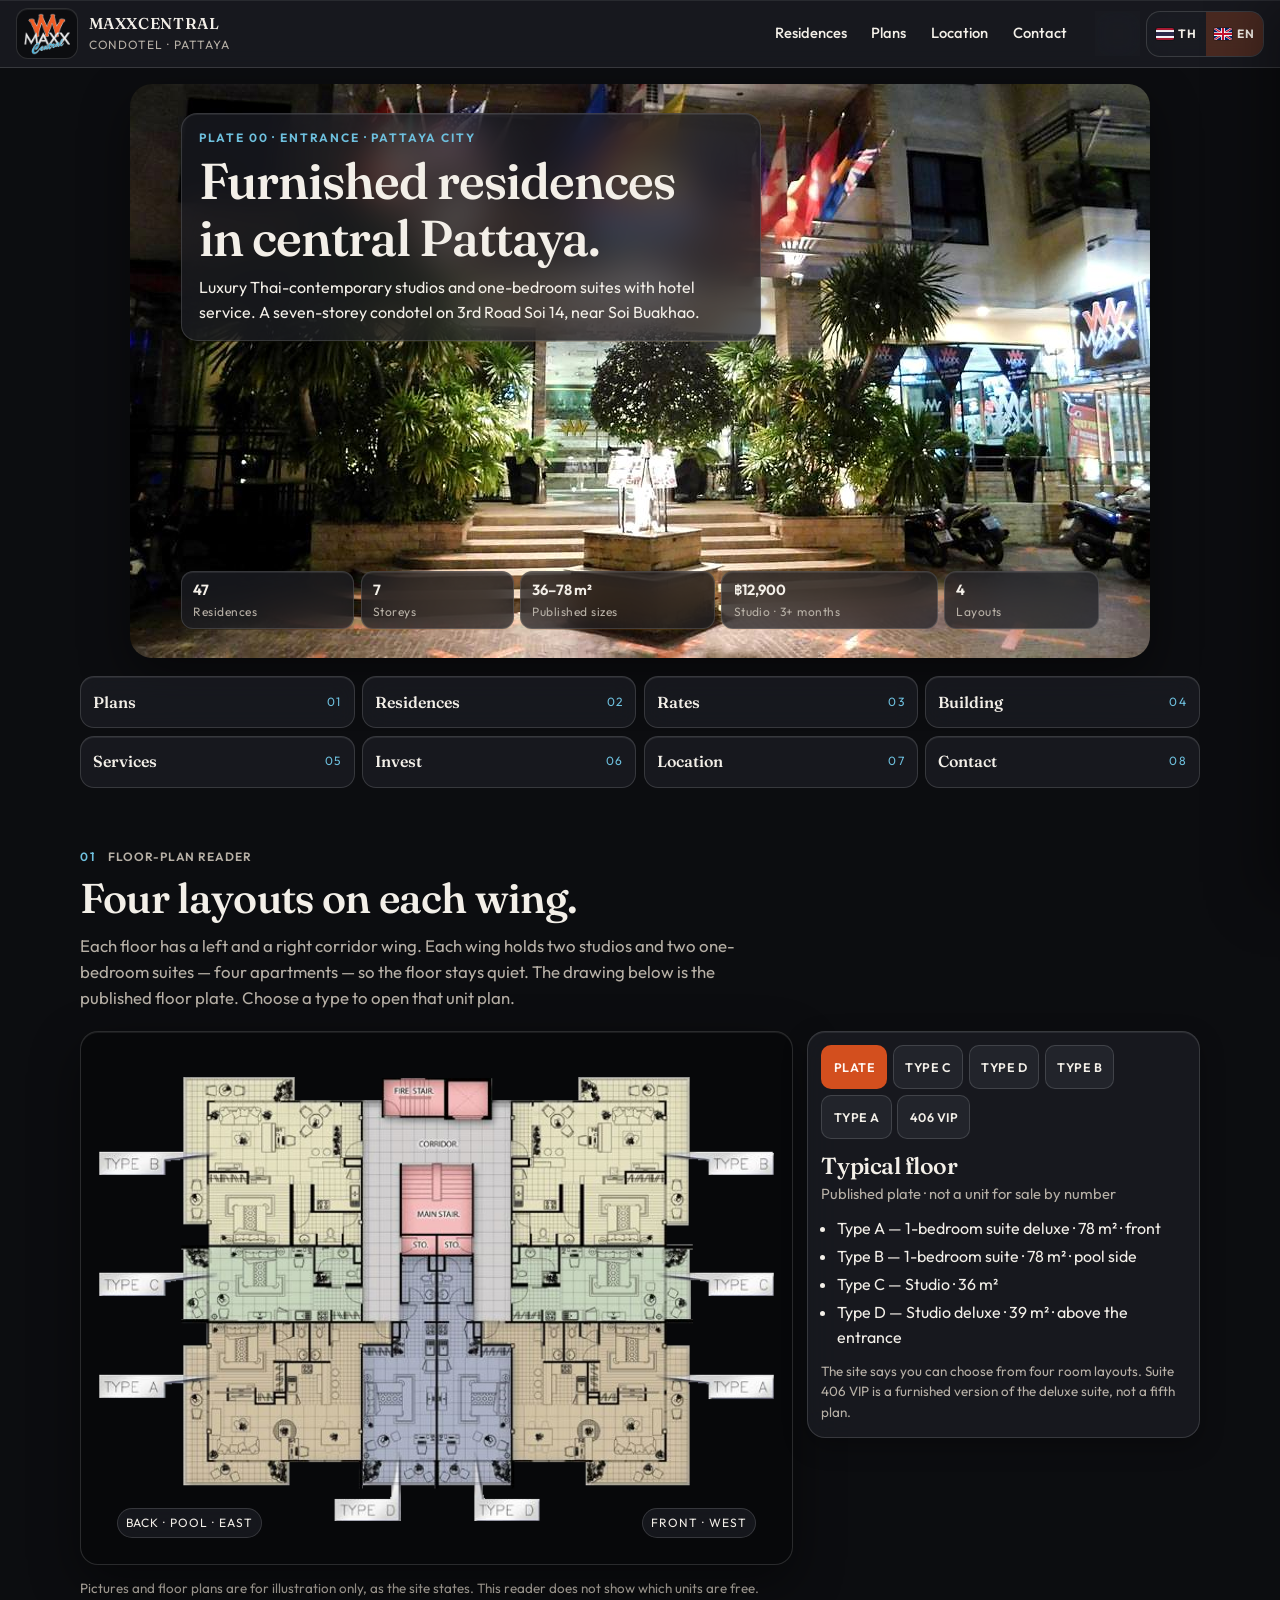
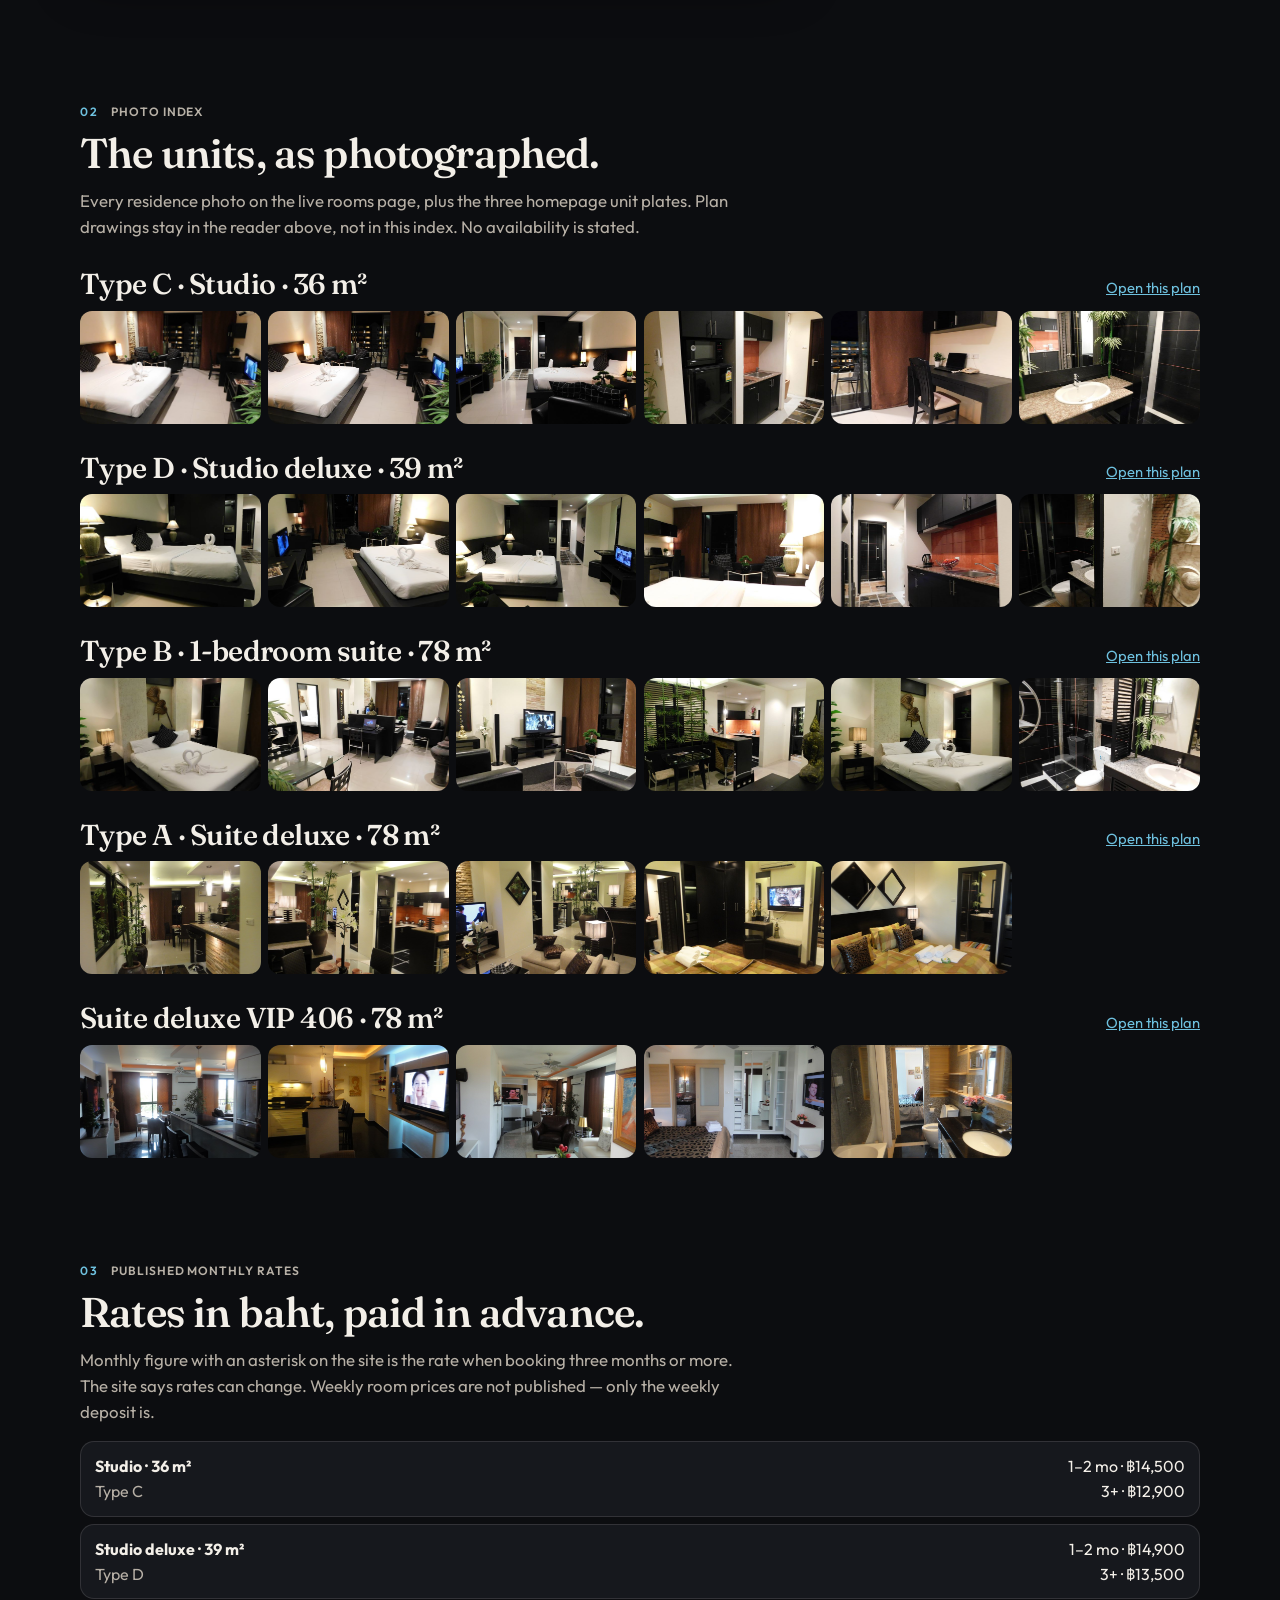
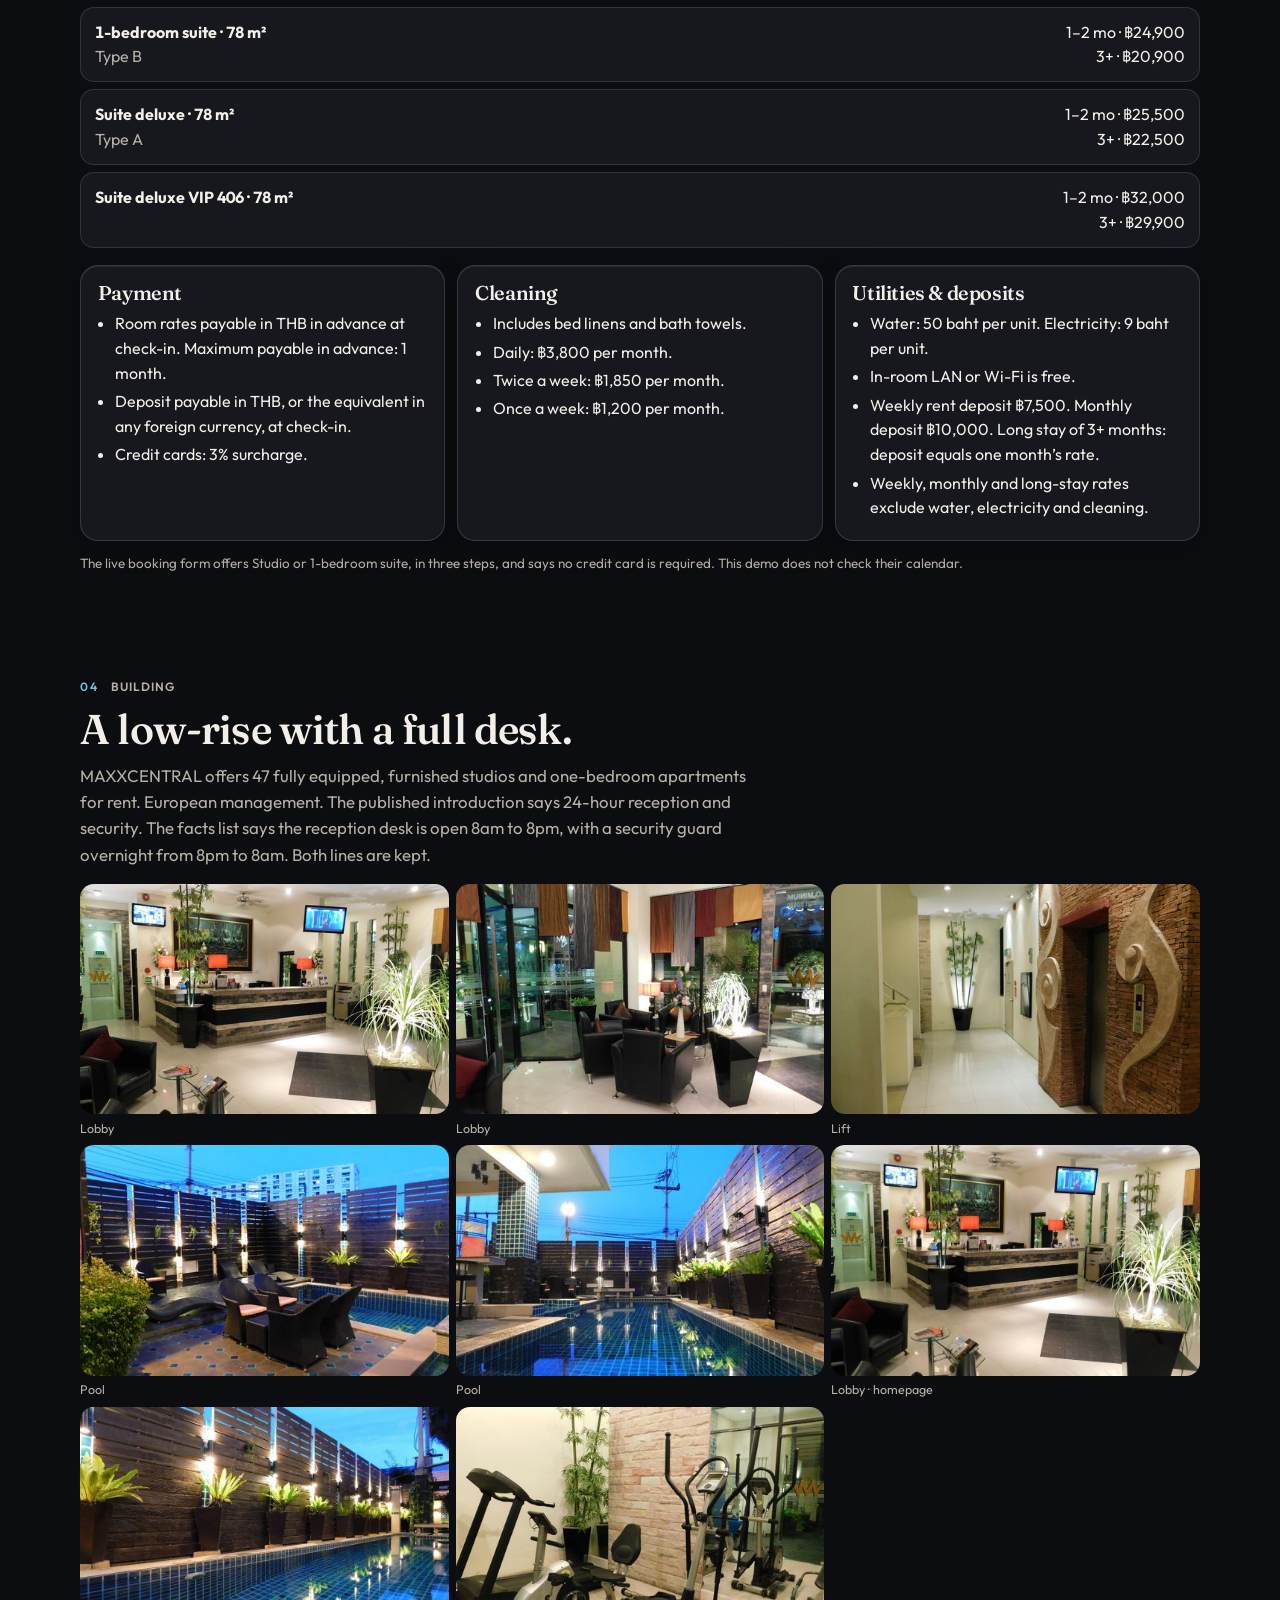
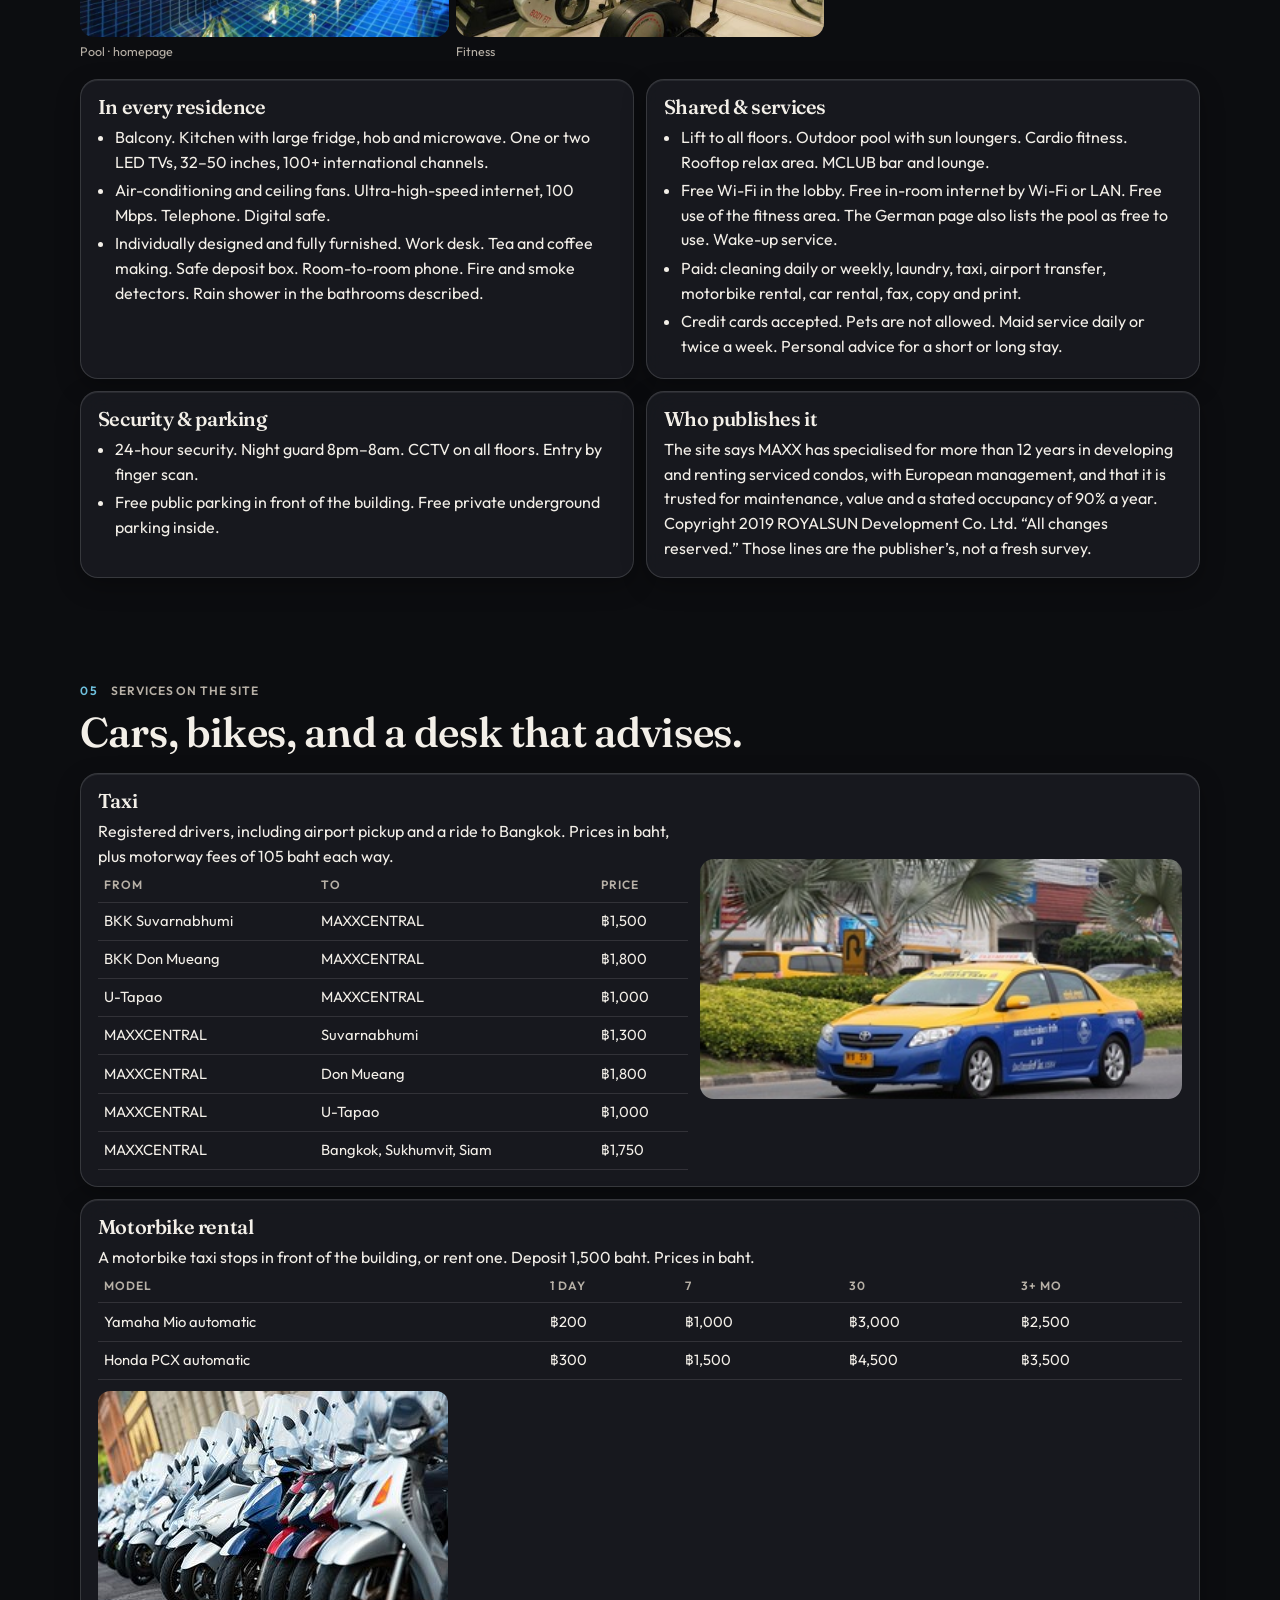
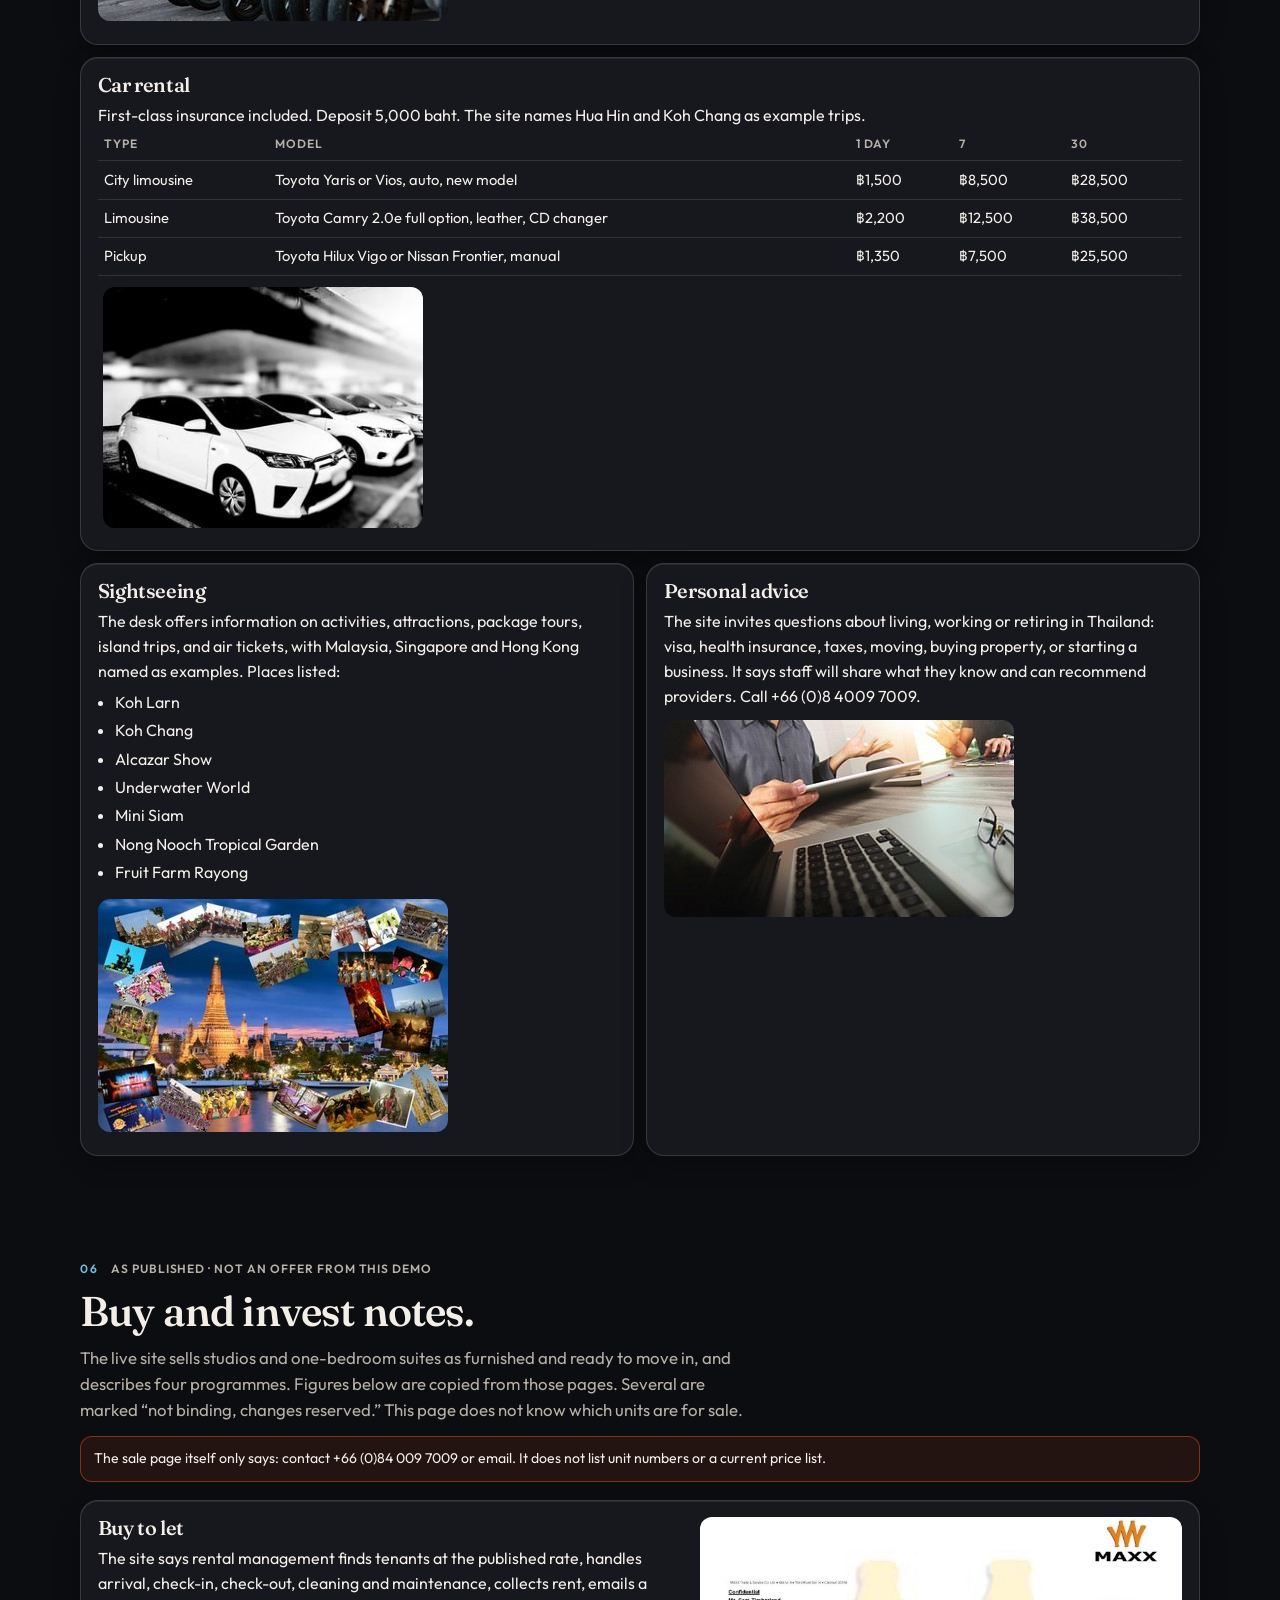
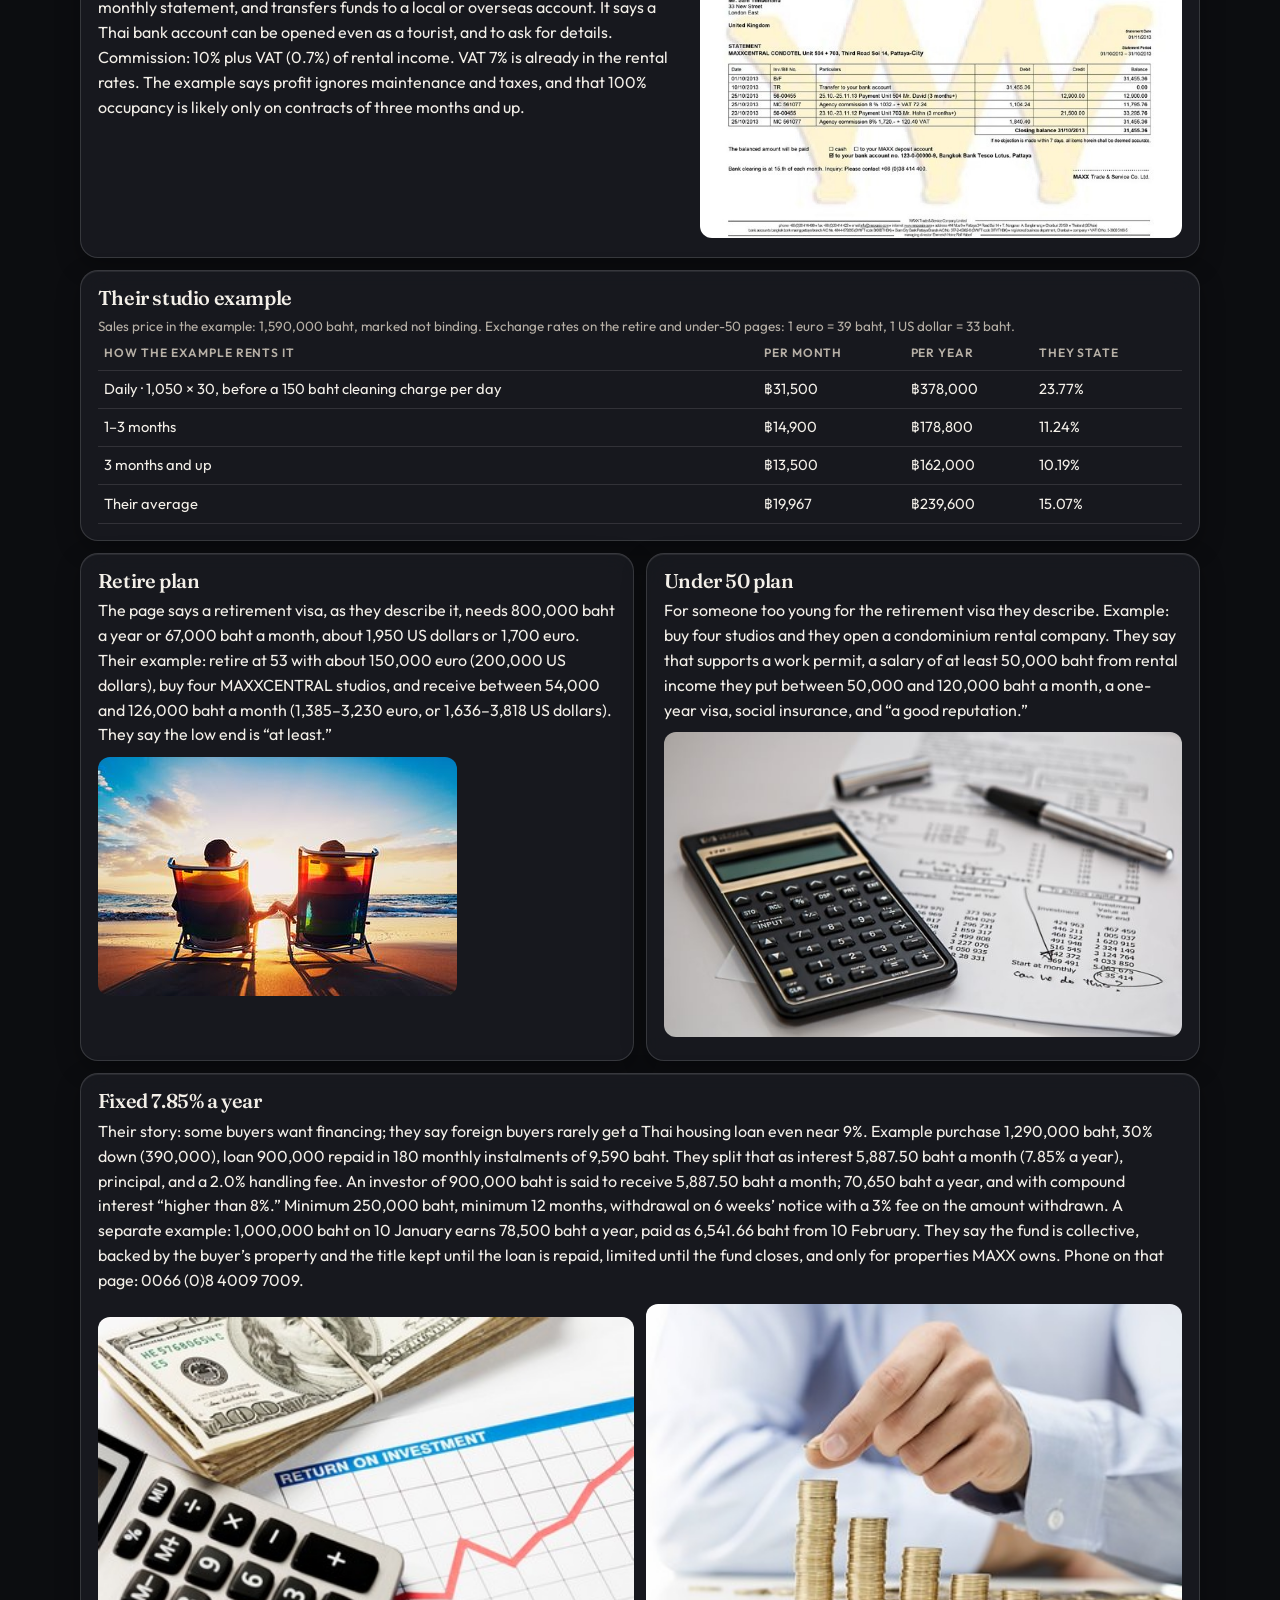
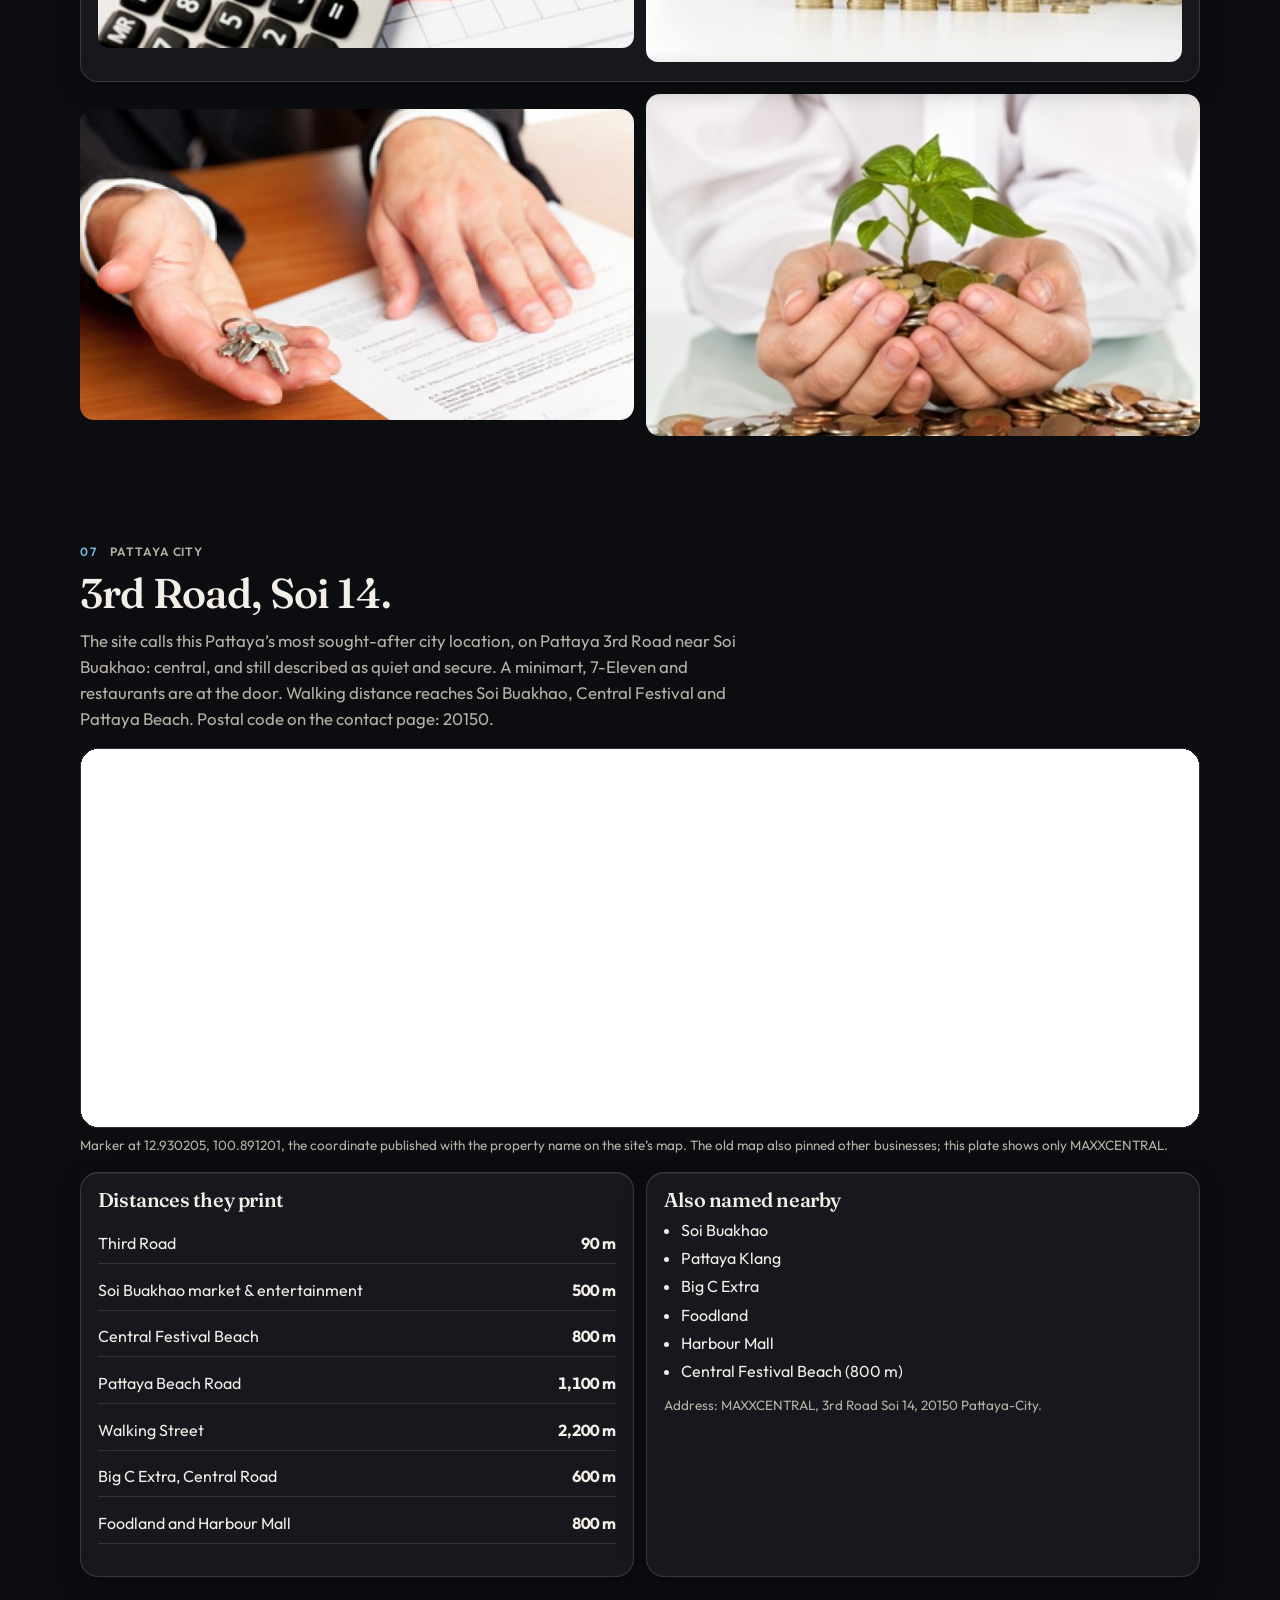
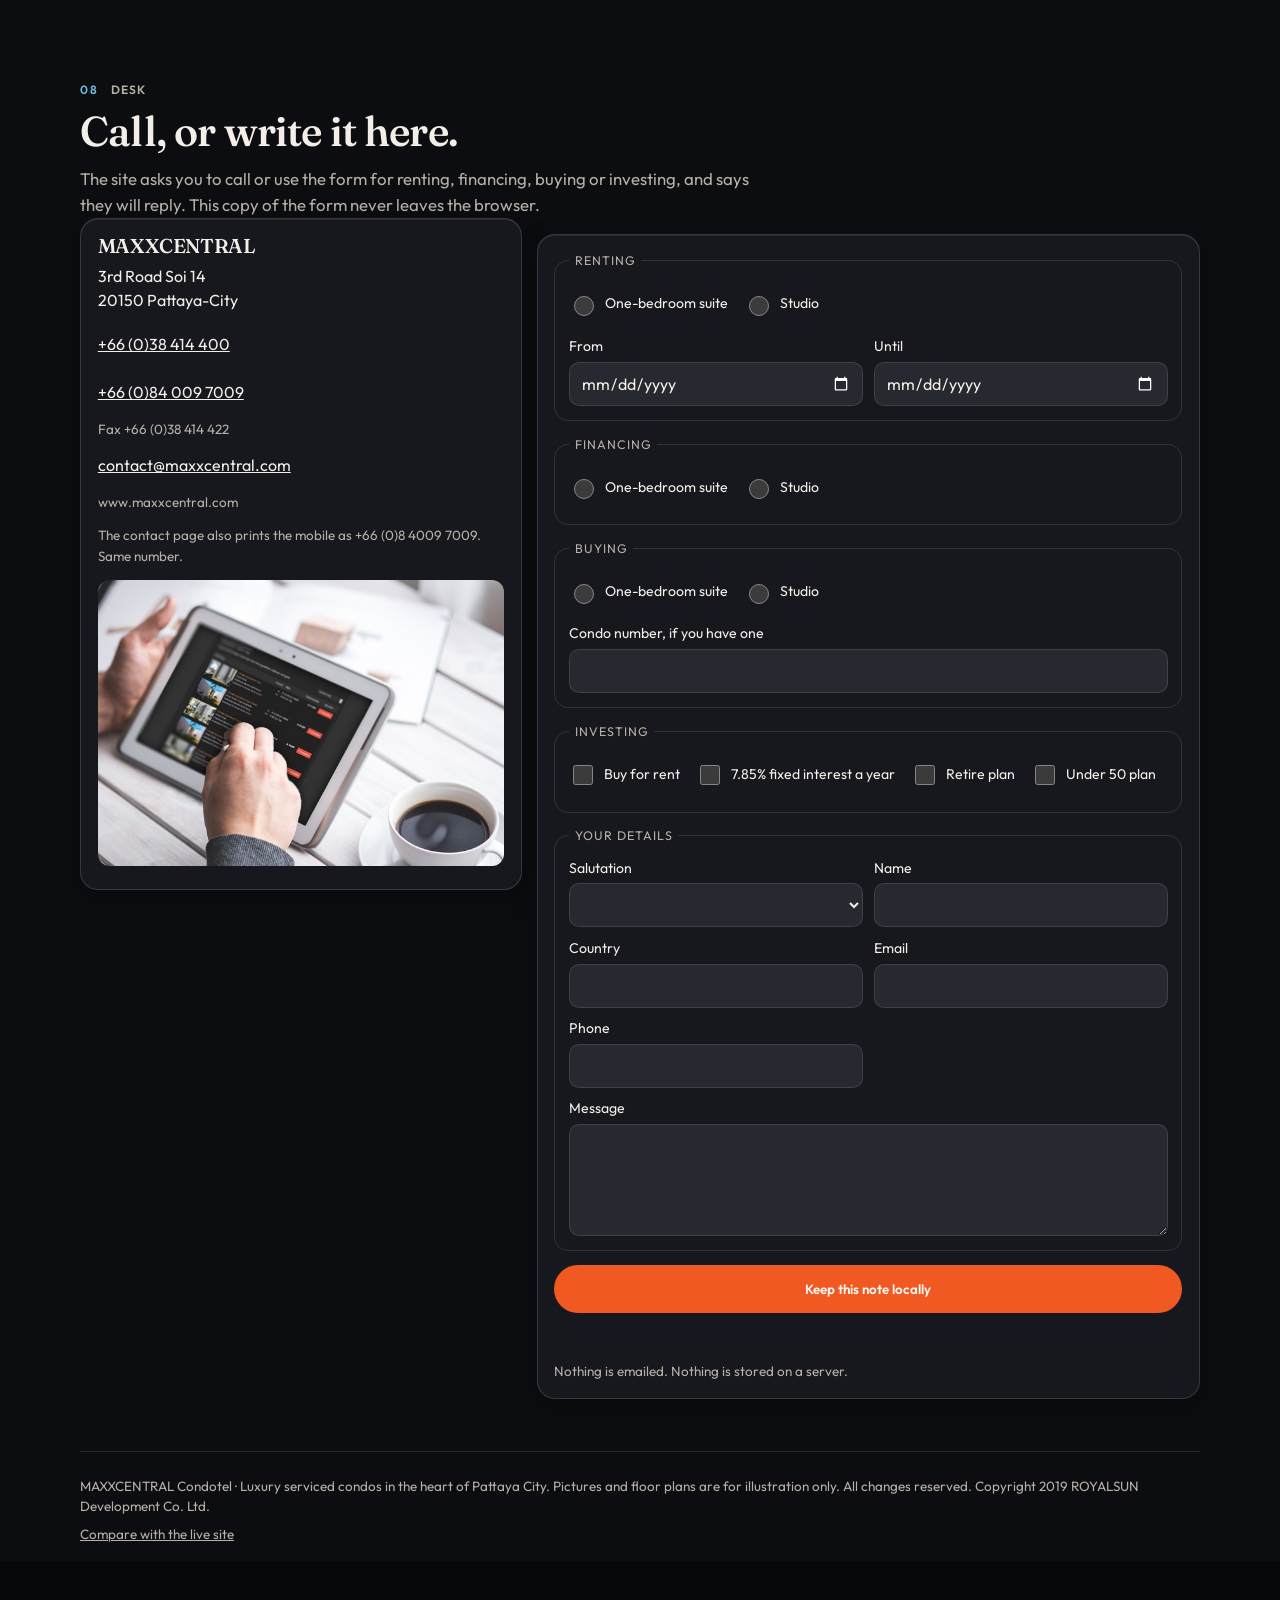
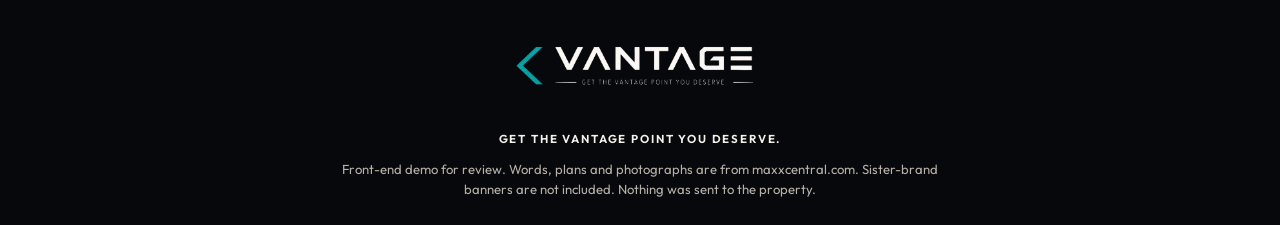
<file: index.html>
<!DOCTYPE html>
<html lang="en" data-theme="dark">
<head>
  <meta name="robots" content="noindex,nofollow,noarchive">
  <meta charset="UTF-8" />
  <meta name="viewport" content="width=device-width, initial-scale=1, viewport-fit=cover" />
  <script>
    (function () {
      try {
        var t = localStorage.getItem("pattaya-demo-theme");
        if (t !== "light" && t !== "dark") t = "dark";
        document.documentElement.setAttribute("data-theme", t);
        document.documentElement.style.colorScheme = t;
        var l = localStorage.getItem("pattaya-demo-lang");
        if (l !== "th" && l !== "en") l = "en";
        document.documentElement.lang = l;
      } catch (e) {
        document.documentElement.setAttribute("data-theme", "dark");
        document.documentElement.style.colorScheme = "dark";
        document.documentElement.lang = "en";
      }
    })();
  </script>
  <style>html[lang="en"] .th{display:none}html[lang="th"] .en{display:none}</style>
  <meta name="color-scheme" content="dark light" />
  <title>MAXXCENTRAL — plan book</title>
  <meta name="description" content="MAXXCENTRAL condotel, Pattaya. 47 furnished studios and one-bedroom suites on 3rd Road Soi 14. Plan book demo using the published site only." />
  <meta name="geo.region" content="TH-20" />
  <meta name="geo.placename" content="Pattaya" />
  <meta name="geo.position" content="12.930205;100.891201" />
  <link rel="icon" href="images/logo/logocentral-original.png" />
  <link rel="preconnect" href="https://fonts.googleapis.com" />
  <link rel="preconnect" href="https://fonts.gstatic.com" crossorigin />
  <link href="https://fonts.googleapis.com/css2?family=Fraunces:opsz,wght@9..144,500;9..144,600&family=Noto+Sans+Thai:wght@400;500;600;700&family=Noto+Serif+Thai:wght@500;600&family=Outfit:wght@300;400;500;600;700&display=swap" rel="stylesheet" />
  <link rel="stylesheet" href="styles.css" />
</head>
<body>
  <a class="skip" href="#plans"><span class="en">Skip to plans</span><span class="th">ข้ามไปแปลน</span></a>
  <header class="site-header">
    <a class="brand" href="#top">
      <span class="brand-plate"><img src="images/logo/logocentral-original.png" alt="MAXX Central" /></span>
      <span class="brand-name"><strong>MAXXCENTRAL</strong><span class="en">Condotel · Pattaya</span><span class="th">คอนโดเทล · พัทยา</span></span>
    </a>
    <nav class="desktop-nav" aria-label="Primary">
      <a href="#residences"><span class="en">Residences</span><span class="th">ที่พัก</span></a>
      <a href="#plans"><span class="en">Plans</span><span class="th">แปลน</span></a>
      <a href="#location"><span class="en">Location</span><span class="th">ที่ตั้ง</span></a>
      <a href="#contact"><span class="en">Contact</span><span class="th">ติดต่อ</span></a>
    </nav>
    <div class="cluster">
      <button type="button" class="theme-btn" data-theme-toggle aria-pressed="false" aria-label="Use light theme">
        <svg class="icon-sun" viewBox="0 0 24 24" aria-hidden="true" fill="none" stroke="currentColor" stroke-width="1.7"><circle cx="12" cy="12" r="3.5"/><path d="M12 3v2M12 19v2M3 12h2M19 12h2M5.2 5.2l1.4 1.4M17.4 17.4l1.4 1.4M18.8 5.2l-1.4 1.4M6.6 17.4l-1.4 1.4"/></svg>
        <svg class="icon-moon" viewBox="0 0 24 24" aria-hidden="true" fill="none" stroke="currentColor" stroke-width="1.7"><path d="M16 3.2A8.5 8.5 0 1 0 20.8 14 7 7 0 0 1 16 3.2z"/></svg>
      </button>
      <div class="lang" role="group" aria-label="Language">
        <button type="button" class="lang-btn" data-lang="th" aria-pressed="false">
          <svg viewBox="0 0 24 16" aria-hidden="true"><rect width="24" height="16" fill="#A51931"/><rect y="2.7" width="24" height="10.6" fill="#F4F5F8"/><rect y="5.35" width="24" height="5.3" fill="#2D2A4A"/></svg>
          <span>TH</span>
        </button>
        <button type="button" class="lang-btn" data-lang="en" aria-pressed="true">
          <svg viewBox="0 0 24 16" aria-hidden="true"><rect width="24" height="16" fill="#012169"/><path d="M0 0l24 16M24 0L0 16" stroke="#fff" stroke-width="3"/><path d="M0 0l24 16M24 0L0 16" stroke="#C8102E" stroke-width="1.4"/><path d="M12 0v16M0 8h24" stroke="#fff" stroke-width="5"/><path d="M12 0v16M0 8h24" stroke="#C8102E" stroke-width="2.6"/></svg>
          <span>EN</span>
        </button>
      </div>
      <button type="button" class="menu-btn" aria-expanded="false" aria-controls="sheet" aria-label="Open menu">
        <i></i><i></i><i></i>
      </button>
    </div>
  </header>
  <div class="scrim" id="scrim"></div>
  <aside class="sheet" id="sheet" aria-hidden="true">
    <div class="sheet-top">
      <img src="images/logo/logocentral-original.png" alt="" />
      <button type="button" class="menu-btn" id="sheet-close" aria-label="Close menu" onclick="document.querySelector('.menu-btn').click()"><i></i><i></i><i></i></button>
    </div>
    <nav>
      <a href="#residences"><span class="en">Residences</span><span class="th">ที่พัก</span><small>02</small></a>
      <a href="#plans"><span class="en">Plans</span><span class="th">แปลน</span><small>01</small></a>
      <a href="#location"><span class="en">Location</span><span class="th">ที่ตั้ง</span><small>07</small></a>
      <a href="#contact"><span class="en">Contact</span><span class="th">ติดต่อ</span><small>08</small></a>
    </nav>
    <div class="sheet-sub">
      <a href="#rates"><span class="en">Rates &amp; conditions</span><span class="th">ราคาและเงื่อนไข</span></a>
      <a href="#building"><span class="en">Building &amp; facilities</span><span class="th">อาคารและสิ่งอำนวยความสะดวก</span></a>
      <a href="#services"><span class="en">Services</span><span class="th">บริการ</span></a>
      <a href="#invest"><span class="en">Buy &amp; invest notes</span><span class="th">บันทึกซื้อและลงทุน</span></a>
    </div>
    <div class="sheet-cta">
      <a class="btn btn-brand" href="#contact"><span class="en">Write to the desk</span><span class="th">เขียนถึงแผนกต้อนรับ</span></a>
      <a class="btn btn-ghost" href="tel:+6638414400">+66 38 414 400</a>
    </div>
  </aside>
  <div id="theme-live" class="sr" aria-live="polite"></div>

  <main id="top">
    <div class="wrap hero">
      <figure class="hero-frame">
        <img class="hero-photo" src="images/home/entrance.jpg" alt="MAXXCENTRAL entrance at night, 3rd Road Soi 14, Pattaya" />
        <div class="hero-copy">
          <div class="hero-card">
            <div class="eyebrow"><span class="en">Plate 00 · Entrance · Pattaya City</span><span class="th">แผ่น 00 · ทางเข้า · พัทยา</span></div>
            <h1><span class="en">Furnished residences<br />in central Pattaya.</span><span class="th">ที่พักพร้อมเฟอร์นิเจอร์<br />ใจกลางพัทยา</span></h1>
            <p class="en">Luxury Thai-contemporary studios and one-bedroom suites with hotel service. A seven-storey condotel on 3rd Road Soi 14, near Soi Buakhao.</p>
            <p class="th">สตูดิโอและสวีทหนึ่งห้องนอนสไตล์ไทยร่วมสมัย พร้อมบริการระดับโรงแรม คอนโดเทลเจ็ดชั้น ซอย 14 ถนนสายสาม ใกล้ซอยบัวขาว</p>
          </div>
        </div>
        <div class="spec-strip" aria-label="Published figures">
          <div class="spec-chip"><b>47</b><span class="en">Residences</span><span class="th">ยูนิต</span></div>
          <div class="spec-chip"><b>7</b><span class="en">Storeys</span><span class="th">ชั้น</span></div>
          <div class="spec-chip"><b>36–78 m²</b><span class="en">Published sizes</span><span class="th">ขนาดห้อง</span></div>
          <div class="spec-chip"><b>฿12,900</b><span class="en">Studio · 3+ months</span><span class="th">สตูดิโอ · พักยาว</span></div>
          <div class="spec-chip"><b>4</b><span class="en">Layouts</span><span class="th">ผังห้อง</span></div>
        </div>
      </figure>
      <nav class="contents" aria-label="Contents">
        <a href="#plans"><b class="en">Plans</b><b class="th">แปลน</b><span>01</span></a>
        <a href="#residences"><b class="en">Residences</b><b class="th">ที่พัก</b><span>02</span></a>
        <a href="#rates"><b class="en">Rates</b><b class="th">ราคา</b><span>03</span></a>
        <a href="#building"><b class="en">Building</b><b class="th">อาคาร</b><span>04</span></a>
        <a href="#services"><b class="en">Services</b><b class="th">บริการ</b><span>05</span></a>
        <a href="#invest"><b class="en">Invest</b><b class="th">ลงทุน</b><span>06</span></a>
        <a href="#location"><b class="en">Location</b><b class="th">ที่ตั้ง</b><span>07</span></a>
        <a href="#contact"><b class="en">Contact</b><b class="th">ติดต่อ</b><span>08</span></a>
      </nav>
    </div>

    <section class="section" id="plans">
      <div class="wrap">
        <div class="kicker"><span>01</span><em class="en">Floor-plan reader</em><em class="th">เครื่องอ่านแปลน</em></div>
        <h2><span class="en">Four layouts on each wing.</span><span class="th">สี่ผังในแต่ละปีกอาคาร</span></h2>
        <p class="lede en">Each floor has a left and a right corridor wing. Each wing holds two studios and two one-bedroom suites — four apartments — so the floor stays quiet. The drawing below is the published floor plate. Choose a type to open that unit plan.</p>
        <p class="lede th">แต่ละชั้นมีทางเดินปีกซ้ายและปีกขวา แต่ละปีกมีสตูดิโอสองห้องและสวีทหนึ่งห้องนอนสองห้อง รวมสี่ห้อง เพื่อความเป็นส่วนตัว ภาพด้านล่างคือแปลนชั้นที่เผยแพร่ เลือกประเภทเพื่อเปิดแปลนห้องนั้น</p>
        <div class="reader">
          <div class="plan-frame" id="plan-frame">
            <img id="plan-img" src="images/plans/floorplan.png" alt="MAXXCENTRAL floor plan with types A, B, C and D" />
            <div class="plan-cap" id="plan-cap">
              <span class="en">Back · pool · east</span><span class="th">ด้านหลัง · สระ · ตะวันออก</span>
              <span class="en">Front · west</span><span class="th">ด้านหน้า · ตะวันตก</span>
            </div>
          </div>
          <aside class="facts">
            <div class="type-switch" role="group" aria-label="Plan">
              <button type="button" data-plan="plate" aria-pressed="true">PLATE</button>
              <button type="button" data-plan="c" aria-pressed="false">TYPE C</button>
              <button type="button" data-plan="d" aria-pressed="false">TYPE D</button>
              <button type="button" data-plan="b" aria-pressed="false">TYPE B</button>
              <button type="button" data-plan="a" aria-pressed="false">TYPE A</button>
              <button type="button" data-plan="vip" aria-pressed="false">406 VIP</button>
            </div>

            <div class="panel" data-panel="plate">
              <h3><span class="en">Typical floor</span><span class="th">แปลนชั้นทั่วไป</span></h3>
              <p class="meta"><span class="en">Published plate · not a unit for sale by number</span><span class="th">แปลนที่เผยแพร่ · ไม่ใช่รายการห้องขายตามเลข</span></p>
              <ul class="legend">
                <li><span class="en">Type A — 1-bedroom suite deluxe · 78 m² · front</span><span class="th">ประเภท A — สวีทหนึ่งห้องนอนดีลักซ์ · 78 ตร.ม. · ด้านหน้า</span></li>
                <li><span class="en">Type B — 1-bedroom suite · 78 m² · pool side</span><span class="th">ประเภท B — สวีทหนึ่งห้องนอน · 78 ตร.ม. · ด้านสระ</span></li>
                <li><span class="en">Type C — Studio · 36 m²</span><span class="th">ประเภท C — สตูดิโอ · 36 ตร.ม.</span></li>
                <li><span class="en">Type D — Studio deluxe · 39 m² · above the entrance</span><span class="th">ประเภท D — สตูดิโอดีลักซ์ · 39 ตร.ม. · เหนือทางเข้า</span></li>
              </ul>
              <p class="fine en" style="margin-top:.7rem">The site says you can choose from four room layouts. Suite 406 VIP is a furnished version of the deluxe suite, not a fifth plan.</p>
              <p class="fine th" style="margin-top:.7rem">เว็บไซต์ระบุว่าเลือกได้สี่ผังห้อง สวีท 406 วีไอพีเป็นการตกแต่งของสวีทดีลักซ์ ไม่ใช่แปลนที่ห้า</p>
            </div>

            <div class="panel" data-panel="c" hidden>
              <h3><span class="en">Studio apartment</span><span class="th">สตูดิโอ</span></h3>
              <p class="meta">Type C · 36 m²</p>
              <p class="en">North toward Big C Extra, or south. Hotel-style furniture, king-size bed in the description (the feature list also says double size), air-conditioning, ceiling fan, flat-screen TV, rain shower. Kitchenette with hob, microwave and a large fridge, balcony, desk, telephone, free ultra-high-speed internet, in-room digital safe, cable TV with 100 channels.</p>
              <p class="th">หันเหนือไปทางบิ๊กซีเอ็กซ์ตร้า หรือหันใต้ เฟอร์นิเจอร์สไตล์โรงแรม คำอธิบายระบุเตียงคิงไซซ์ (รายการคุณสมบัติเขียนว่าเตียงดับเบิล) เครื่องปรับอากาศ พัดลมเพดาน ทีวีจอแบน ฝักบัวเรนชาวเวอร์ ครัวขนาดเล็กพร้อมเตา ไมโครเวฟ และตู้เย็นใหญ่ ระเบียง โต๊ะทำงาน โทรศัพท์ อินเทอร์เน็ตความเร็วสูงฟรี ตู้เซฟดิจิทัลในห้อง เคเบิลทีวี 100 ช่อง</p>
              <ul class="feat"><li>36 m²</li><li class="en">Kitchenette</li><li class="th">ครัวเล็ก</li><li class="en">Balcony</li><li class="th">ระเบียง</li><li class="en">Desk</li><li class="th">โต๊ะทำงาน</li><li class="en">Safe</li><li class="th">ตู้เซฟ</li></ul>
              <div class="price-row"><div><span class="en">1–2 months</span><span class="th">1–2 เดือน</span><b>฿14,500</b></div><div><span class="en">3+ months</span><span class="th">3 เดือนขึ้นไป</span><b>฿12,900</b></div></div>
            </div>

            <div class="panel" data-panel="d" hidden>
              <h3><span class="en">Studio deluxe</span><span class="th">สตูดิโอดีลักซ์</span></h3>
              <p class="meta">Type D · 39 m²</p>
              <p class="en">Above the main entrance, facing west toward Third Road and Central Festival Beach. A long plan with extra entrance space. Same studio kit: king-size bed, air-conditioning, ceiling fan, built-in wardrobe, kitchenette with large fridge, hob and microwave, desk, phone, free high-speed internet, safe, balcony, rain shower.</p>
              <p class="th">อยู่เหนือทางเข้าหลัก หันตะวันตกสู่ถนนสายสามและเซ็นทรัลเฟสติวัลบีช ผังยาวมีพื้นที่ทางเข้าเพิ่ม อุปกรณ์เดียวกับสตูดิโอ เตียงคิงไซซ์ เครื่องปรับอากาศ พัดลมเพดาน ตู้เสื้อผ้าบิลท์อิน ครัวเล็กพร้อมตู้เย็นใหญ่ เตาและไมโครเวฟ โต๊ะทำงาน โทรศัพท์ อินเทอร์เน็ตความเร็วสูงฟรี ตู้เซฟ ระเบียง ฝักบัวเรนชาวเวอร์</p>
              <ul class="feat"><li>39 m²</li><li class="en">West front</li><li class="th">ด้านหน้าทิศตะวันตก</li><li class="en">Wardrobe</li><li class="th">ตู้เสื้อผ้า</li><li class="en">Kitchenette</li><li class="th">ครัวเล็ก</li></ul>
              <div class="price-row"><div><span class="en">1–2 months</span><span class="th">1–2 เดือน</span><b>฿14,900</b></div><div><span class="en">3+ months</span><span class="th">3 เดือนขึ้นไป</span><b>฿13,500</b></div></div>
            </div>

            <div class="panel" data-panel="b" hidden>
              <h3><span class="en">1-bedroom suite</span><span class="th">สวีทหนึ่งห้องนอน</span></h3>
              <p class="meta">Type B · 78 m²</p>
              <p class="en">Separate air-conditioned living room and bedroom, each with a flat-screen TV. Corner balcony on the back, north-east over the pool or east-west, reached from living room or bedroom. Generous entry, kitchen with two-door fridge and four-burner ceramic hob, dining and kitchen bar, desk with high-speed internet, sofa and armchair, king-size bed, built-in wardrobe, bathroom with rain shower. Telephone, in-room safe, two 32–50 inch TVs, 100+ international channels. Internet free.</p>
              <p class="th">ห้องนั่งเล่นและห้องนอนแยกกัน ทั้งคู่มีเครื่องปรับอากาศและทีวีจอแบน ระเบียงมุมด้านหลัง ทิศตะวันออกเฉียงเหนือเหนือสระ หรือตะวันออก-ตะวันตก เข้าได้จากห้องนั่งเล่นหรือห้องนอน โถงทางเข้ากว้าง ครัวพร้อมตู้เย็นสองประตูและเตาเซรามิกสี่หัว โซนทานอาหารและบาร์ครัว โต๊ะทำงานพร้อมอินเทอร์เน็ตความเร็วสูง โซฟาและเก้าอี้เท้าแขน เตียงคิงไซซ์ ตู้เสื้อผ้าบิลท์อิน ห้องน้ำฝักบัวเรนชาวเวอร์ โทรศัพท์ ตู้เซฟ ทีวี 32–50 นิ้วสองเครื่อง ช่องต่างประเทศกว่า 100 ช่อง อินเทอร์เน็ตฟรี</p>
              <ul class="feat"><li>78 m²</li><li class="en">Two TVs</li><li class="th">ทีวีสองเครื่อง</li><li class="en">Corner balcony</li><li class="th">ระเบียงมุม</li><li class="en">Full kitchen</li><li class="th">ครัวเต็มรูปแบบ</li></ul>
              <div class="price-row"><div><span class="en">1–2 months</span><span class="th">1–2 เดือน</span><b>฿24,900</b></div><div><span class="en">3+ months</span><span class="th">3 เดือนขึ้นไป</span><b>฿20,900</b></div></div>
            </div>

            <div class="panel" data-panel="a" hidden>
              <h3><span class="en">1-bedroom suite deluxe</span><span class="th">สวีทหนึ่งห้องนอนดีลักซ์</span></h3>
              <p class="meta">Type A · 78 m²</p>
              <p class="en">Front of the building. Corner balconies to the north-west or south-west, from bedroom or living room. Private entry with a separate guest toilet. Bedroom with king-size bed, corner wardrobe, en-suite rain shower. Fully air-conditioned, plus three ceiling fans. Open kitchen with breakfast bar, two-door fridge-freezer, four-burner hob, microwave, separate dining. Desk, telephone, safe, two 32–50 inch TVs, 100+ channels. Internet free.</p>
              <p class="th">ด้านหน้าอาคาร ระเบียงมุมทิศตะวันตกเฉียงเหนือหรือตะวันตกเฉียงใต้ เข้าจากห้องนอนหรือห้องนั่งเล่น ทางเข้าส่วนตัวพร้อมห้องน้ำแขกแยก ห้องนอนเตียงคิงไซซ์ ตู้เสื้อผ้ามุม ห้องน้ำในตัวฝักบัวเรนชาวเวอร์ เครื่องปรับอากาศทั้งห้อง และพัดลมเพดานอีกสามตัว ครัวเปิดพร้อมบาร์อาหารเช้า ตู้เย็น-ช่องแข็งสองประตู เตาสี่หัว ไมโครเวฟ มุมทานอาหารแยก โต๊ะทำงาน โทรศัพท์ ตู้เซฟ ทีวี 32–50 นิ้วสองเครื่อง กว่า 100 ช่อง อินเทอร์เน็ตฟรี</p>
              <ul class="feat"><li>78 m²</li><li class="en">Guest toilet</li><li class="th">ห้องน้ำแขก</li><li class="en">3 ceiling fans</li><li class="th">พัดลมเพดาน 3 ตัว</li><li class="en">Front corner</li><li class="th">มุมด้านหน้า</li></ul>
              <div class="price-row"><div><span class="en">1–2 months</span><span class="th">1–2 เดือน</span><b>฿25,500</b></div><div><span class="en">3+ months</span><span class="th">3 เดือนขึ้นไป</span><b>฿22,500</b></div></div>
            </div>

            <div class="panel" data-panel="vip" hidden>
              <h3><span class="en">Suite deluxe VIP 406</span><span class="th">สวีทดีลักซ์ วีไอพี 406</span></h3>
              <p class="meta">78 m² · <span class="en">same published plan drawing as Type A</span><span class="th">ใช้ภาพแปลนเดียวกับประเภท A ตามที่เว็บเผยแพร่</span></p>
              <p class="en">Unit 406 is described with classic white furniture, selected oriental artwork, and marble floors including the north-west balcony. Walk-through bathroom with bathtub and rain shower. Three flat screens, 43–55 inches, in dining, living and bedroom, each with sound system and DVD player. Upgraded kitchen counter with bar chairs and a three-door fridge with freezer. Separate dining, work station, telephone, in-room safe.</p>
              <p class="th">ห้อง 406 ระบุเฟอร์นิเจอร์ขาวคลาสสิก งานศิลป์ตะวันออกที่คัดมา และพื้นหินอ่อนรวมระเบียงทิศตะวันตกเฉียงเหนือ ห้องน้ำทางเดินผ่านพร้อมอ่างอาบน้ำและฝักบัวเรนชาวเวอร์ ทีวีจอแบนสามเครื่องขนาด 43–55 นิ้ว ในโซนทานอาหาร นั่งเล่น และห้องนอน พร้อมเครื่องเสียงและเครื่องเล่นดีวีดี ครัวอัปเกรดมีเคาน์เตอร์ เก้าอี้บาร์ และตู้เย็นสามประตูพร้อมช่องแข็ง มุมทานอาหารแยก มุมทำงาน โทรศัพท์ และตู้เซฟในห้อง</p>
              <ul class="feat"><li>406</li><li>78 m²</li><li class="en">Bathtub</li><li class="th">อ่างอาบน้ำ</li><li class="en">3 TVs</li><li class="th">ทีวีสามเครื่อง</li><li class="en">Marble floors</li><li class="th">พื้นหินอ่อน</li></ul>
              <div class="price-row"><div><span class="en">1–2 months</span><span class="th">1–2 เดือน</span><b>฿32,000</b></div><div><span class="en">3+ months</span><span class="th">3 เดือนขึ้นไป</span><b>฿29,900</b></div></div>
            </div>
          </aside>
        </div>
        <p class="fine en" style="margin-top:.8rem">Pictures and floor plans are for illustration only, as the site states. This reader does not show which units are free.</p>
        <p class="fine th" style="margin-top:.8rem">ภาพและแปลนใช้ประกอบตามที่เว็บไซต์ระบุ เครื่องอ่านนี้ไม่แสดงว่าห้องใดว่าง</p>
      </div>
    </section>

    <section class="section" id="residences">
      <div class="wrap">
        <div class="kicker"><span>02</span><em class="en">Photo index</em><em class="th">ดัชนีภาพ</em></div>
        <h2><span class="en">The units, as photographed.</span><span class="th">ห้องตามภาพที่เผยแพร่</span></h2>
        <p class="lede en">Every residence photo on the live rooms page, plus the three homepage unit plates. Plan drawings stay in the reader above, not in this index. No availability is stated.</p>
        <p class="lede th">ภาพที่พักทุกภาพจากหน้าห้องของเว็บไซต์จริง รวมสามภาพยูนิตจากหน้าแรก ภาพแปลนอยู่ในเครื่องอ่านด้านบน ไม่ได้อยู่ในดัชนีนี้ ไม่มีการระบุว่าห้องว่าง</p>

        <article class="index-block" id="unit-studio">
          <div class="index-head">
            <h3><span class="en">Type C · Studio · 36 m²</span><span class="th">ประเภท C · สตูดิโอ · 36 ตร.ม.</span></h3>
            <p><a href="#plans" data-open-plan="c"><span class="en">Open this plan</span><span class="th">เปิดแปลนนี้</span></a></p>
          </div>
          <div class="shots"><button type="button" data-shot data-caption="Homepage studio" data-caption-th="ภาพสตูดิโอจากหน้าแรก"><img src="images/home/studio.jpg" alt="MAXXCENTRAL Studio" /></button><button type="button" data-shot data-caption="Studio · photo 1 of 5" data-caption-th="สตูดิโอ · ภาพ 1 จาก 5"><img src="images/gallery/studio-1.jpg" alt="MAXXCENTRAL Studio interior 1" /></button><button type="button" data-shot data-caption="Studio · photo 2 of 5" data-caption-th="สตูดิโอ · ภาพ 2 จาก 5"><img src="images/gallery/studio-2.jpg" alt="MAXXCENTRAL Studio interior 2" /></button><button type="button" data-shot data-caption="Studio · photo 3 of 5" data-caption-th="สตูดิโอ · ภาพ 3 จาก 5"><img src="images/gallery/studio-3.jpg" alt="MAXXCENTRAL Studio interior 3" /></button><button type="button" data-shot data-caption="Studio · photo 4 of 5" data-caption-th="สตูดิโอ · ภาพ 4 จาก 5"><img src="images/gallery/studio-4.jpg" alt="MAXXCENTRAL Studio interior 4" /></button><button type="button" data-shot data-caption="Studio · photo 5 of 5" data-caption-th="สตูดิโอ · ภาพ 5 จาก 5"><img src="images/gallery/studio-5.jpg" alt="MAXXCENTRAL Studio interior 5" /></button></div>
        </article>

        <article class="index-block" id="unit-studio_deluxe">
          <div class="index-head">
            <h3><span class="en">Type D · Studio deluxe · 39 m²</span><span class="th">ประเภท D · สตูดิโอดีลักซ์ · 39 ตร.ม.</span></h3>
            <p><a href="#plans" data-open-plan="d"><span class="en">Open this plan</span><span class="th">เปิดแปลนนี้</span></a></p>
          </div>
          <div class="shots"><button type="button" data-shot data-caption="Homepage studio deluxe" data-caption-th="ภาพสตูดิโอดีลักซ์จากหน้าแรก"><img src="images/home/studio_deluxe.jpg" alt="MAXXCENTRAL Studio deluxe" /></button><button type="button" data-shot data-caption="Studio deluxe · photo 1 of 5" data-caption-th="สตูดิโอดีลักซ์ · ภาพ 1 จาก 5"><img src="images/gallery/studio_deluxe-1.jpg" alt="MAXXCENTRAL Studio deluxe interior 1" /></button><button type="button" data-shot data-caption="Studio deluxe · photo 2 of 5" data-caption-th="สตูดิโอดีลักซ์ · ภาพ 2 จาก 5"><img src="images/gallery/studio_deluxe-2.jpg" alt="MAXXCENTRAL Studio deluxe interior 2" /></button><button type="button" data-shot data-caption="Studio deluxe · photo 3 of 5" data-caption-th="สตูดิโอดีลักซ์ · ภาพ 3 จาก 5"><img src="images/gallery/studio_deluxe-3.jpg" alt="MAXXCENTRAL Studio deluxe interior 3" /></button><button type="button" data-shot data-caption="Studio deluxe · photo 4 of 5" data-caption-th="สตูดิโอดีลักซ์ · ภาพ 4 จาก 5"><img src="images/gallery/studio_deluxe-4.jpg" alt="MAXXCENTRAL Studio deluxe interior 4" /></button><button type="button" data-shot data-caption="Studio deluxe · photo 5 of 5" data-caption-th="สตูดิโอดีลักซ์ · ภาพ 5 จาก 5"><img src="images/gallery/studio_deluxe-5.jpg" alt="MAXXCENTRAL Studio deluxe interior 5" /></button></div>
        </article>

        <article class="index-block" id="unit-suite">
          <div class="index-head">
            <h3><span class="en">Type B · 1-bedroom suite · 78 m²</span><span class="th">ประเภท B · สวีทหนึ่งห้องนอน · 78 ตร.ม.</span></h3>
            <p><a href="#plans" data-open-plan="b"><span class="en">Open this plan</span><span class="th">เปิดแปลนนี้</span></a></p>
          </div>
          <div class="shots"><button type="button" data-shot data-caption="Homepage one-bedroom suite" data-caption-th="ภาพสวีทหนึ่งห้องนอนจากหน้าแรก"><img src="images/home/one_bed_room.jpg" alt="MAXXCENTRAL 1-bedroom suite" /></button><button type="button" data-shot data-caption="1-bedroom suite · photo 1 of 5" data-caption-th="สวีทหนึ่งห้องนอน · ภาพ 1 จาก 5"><img src="images/gallery/suite-1.jpg" alt="MAXXCENTRAL 1-bedroom suite interior 1" /></button><button type="button" data-shot data-caption="1-bedroom suite · photo 2 of 5" data-caption-th="สวีทหนึ่งห้องนอน · ภาพ 2 จาก 5"><img src="images/gallery/suite-2.jpg" alt="MAXXCENTRAL 1-bedroom suite interior 2" /></button><button type="button" data-shot data-caption="1-bedroom suite · photo 3 of 5" data-caption-th="สวีทหนึ่งห้องนอน · ภาพ 3 จาก 5"><img src="images/gallery/suite-3.jpg" alt="MAXXCENTRAL 1-bedroom suite interior 3" /></button><button type="button" data-shot data-caption="1-bedroom suite · photo 4 of 5" data-caption-th="สวีทหนึ่งห้องนอน · ภาพ 4 จาก 5"><img src="images/gallery/suite-4.jpg" alt="MAXXCENTRAL 1-bedroom suite interior 4" /></button><button type="button" data-shot data-caption="1-bedroom suite · photo 5 of 5" data-caption-th="สวีทหนึ่งห้องนอน · ภาพ 5 จาก 5"><img src="images/gallery/suite-5.jpg" alt="MAXXCENTRAL 1-bedroom suite interior 5" /></button></div>
        </article>

        <article class="index-block" id="unit-suite_deluxe">
          <div class="index-head">
            <h3><span class="en">Type A · Suite deluxe · 78 m²</span><span class="th">ประเภท A · สวีทดีลักซ์ · 78 ตร.ม.</span></h3>
            <p><a href="#plans" data-open-plan="a"><span class="en">Open this plan</span><span class="th">เปิดแปลนนี้</span></a></p>
          </div>
          <div class="shots"><button type="button" data-shot data-caption="Suite deluxe · photo 1 of 5" data-caption-th="สวีทดีลักซ์ · ภาพ 1 จาก 5"><img src="images/gallery/suite_deluxe-1.jpg" alt="MAXXCENTRAL Suite deluxe interior 1" /></button><button type="button" data-shot data-caption="Suite deluxe · photo 2 of 5" data-caption-th="สวีทดีลักซ์ · ภาพ 2 จาก 5"><img src="images/gallery/suite_deluxe-2.jpg" alt="MAXXCENTRAL Suite deluxe interior 2" /></button><button type="button" data-shot data-caption="Suite deluxe · photo 3 of 5" data-caption-th="สวีทดีลักซ์ · ภาพ 3 จาก 5"><img src="images/gallery/suite_deluxe-3.jpg" alt="MAXXCENTRAL Suite deluxe interior 3" /></button><button type="button" data-shot data-caption="Suite deluxe · photo 4 of 5" data-caption-th="สวีทดีลักซ์ · ภาพ 4 จาก 5"><img src="images/gallery/suite_deluxe-4.jpg" alt="MAXXCENTRAL Suite deluxe interior 4" /></button><button type="button" data-shot data-caption="Suite deluxe · photo 5 of 5" data-caption-th="สวีทดีลักซ์ · ภาพ 5 จาก 5"><img src="images/gallery/suite_deluxe-5.jpg" alt="MAXXCENTRAL Suite deluxe interior 5" /></button></div>
        </article>

        <article class="index-block" id="unit-vip">
          <div class="index-head">
            <h3><span class="en">Suite deluxe VIP 406 · 78 m²</span><span class="th">สวีทดีลักซ์ วีไอพี 406 · 78 ตร.ม.</span></h3>
            <p><a href="#plans" data-open-plan="vip"><span class="en">Open this plan</span><span class="th">เปิดแปลนนี้</span></a></p>
          </div>
          <div class="shots"><button type="button" data-shot data-caption="VIP 406 · photo 1 of 5" data-caption-th="วีไอพี 406 · ภาพ 1 จาก 5"><img src="images/gallery/vip-1.jpg" alt="MAXXCENTRAL VIP 406 interior 1" /></button><button type="button" data-shot data-caption="VIP 406 · photo 2 of 5" data-caption-th="วีไอพี 406 · ภาพ 2 จาก 5"><img src="images/gallery/vip-2.jpg" alt="MAXXCENTRAL VIP 406 interior 2" /></button><button type="button" data-shot data-caption="VIP 406 · photo 3 of 5" data-caption-th="วีไอพี 406 · ภาพ 3 จาก 5"><img src="images/gallery/vip-3.jpg" alt="MAXXCENTRAL VIP 406 interior 3" /></button><button type="button" data-shot data-caption="VIP 406 · photo 4 of 5" data-caption-th="วีไอพี 406 · ภาพ 4 จาก 5"><img src="images/gallery/vip-4.jpg" alt="MAXXCENTRAL VIP 406 interior 4" /></button><button type="button" data-shot data-caption="VIP 406 · photo 5 of 5" data-caption-th="วีไอพี 406 · ภาพ 5 จาก 5"><img src="images/gallery/vip-5.jpg" alt="MAXXCENTRAL VIP 406 interior 5" /></button></div>
        </article>
      </div>
    </section>

    <section class="section" id="rates">
      <div class="wrap">
        <div class="kicker"><span>03</span><em class="en">Published monthly rates</em><em class="th">ค่ารายเดือนที่เผยแพร่</em></div>
        <h2><span class="en">Rates in baht, paid in advance.</span><span class="th">ราคาเป็นบาท จ่ายล่วงหน้า</span></h2>
        <p class="lede en">Monthly figure with an asterisk on the site is the rate when booking three months or more. The site says rates can change. Weekly room prices are not published — only the weekly deposit is.</p>
        <p class="lede th">ตัวเลขรายเดือนที่มีดอกจันบนเว็บไซต์คือราคาเมื่อจองตั้งแต่สามเดือนขึ้นไป เว็บไซต์ระบุว่าอัตราอาจเปลี่ยน ราคาเช่ารายสัปดาห์ไม่ได้เผยแพร่ มีเพียงเงินมัดจำรายสัปดาห์</p>
        <div class="rate">
          <article class="rate-row"><div><b class="en">Studio · 36 m²</b><b class="th">สตูดิโอ · 36 ตร.ม.</b><div class="muted en">Type C</div><div class="muted th">ประเภท C</div></div><div class="nums"><div>1–2 mo · ฿14,500</div><div>3+ · ฿12,900</div></div></article>
          <article class="rate-row"><div><b class="en">Studio deluxe · 39 m²</b><b class="th">สตูดิโอดีลักซ์ · 39 ตร.ม.</b><div class="muted en">Type D</div><div class="muted th">ประเภท D</div></div><div class="nums"><div>1–2 mo · ฿14,900</div><div>3+ · ฿13,500</div></div></article>
          <article class="rate-row"><div><b class="en">1-bedroom suite · 78 m²</b><b class="th">สวีทหนึ่งห้องนอน · 78 ตร.ม.</b><div class="muted en">Type B</div><div class="muted th">ประเภท B</div></div><div class="nums"><div>1–2 mo · ฿24,900</div><div>3+ · ฿20,900</div></div></article>
          <article class="rate-row"><div><b class="en">Suite deluxe · 78 m²</b><b class="th">สวีทดีลักซ์ · 78 ตร.ม.</b><div class="muted en">Type A</div><div class="muted th">ประเภท A</div></div><div class="nums"><div>1–2 mo · ฿25,500</div><div>3+ · ฿22,500</div></div></article>
          <article class="rate-row"><div><b class="en">Suite deluxe VIP 406 · 78 m²</b><b class="th">สวีทดีลักซ์ วีไอพี 406 · 78 ตร.ม.</b></div><div class="nums"><div>1–2 mo · ฿32,000</div><div>3+ · ฿29,900</div></div></article>
        </div>
        <div class="cols cols-3 stack">
          <article class="glass-card">
            <h3><span class="en">Payment</span><span class="th">การชำระเงิน</span></h3>
            <ul class="clean">
              <li class="en">Room rates payable in THB in advance at check-in. Maximum payable in advance: 1 month.</li>
              <li class="th">ค่าห้องชำระเป็นบาทล่วงหน้าตอนเช็คอิน จ่ายล่วงหน้าได้สูงสุดหนึ่งเดือน</li>
              <li class="en">Deposit payable in THB, or the equivalent in any foreign currency, at check-in.</li>
              <li class="th">เงินมัดจำชำระเป็นบาท หรือสกุลอื่นในจำนวนเท่ากัน ตอนเช็คอิน</li>
              <li class="en">Credit cards: 3% surcharge.</li>
              <li class="th">บัตรเครดิตคิดเพิ่ม 3%</li>
            </ul>
          </article>
          <article class="glass-card">
            <h3><span class="en">Cleaning</span><span class="th">ทำความสะอาด</span></h3>
            <ul class="clean">
              <li class="en">Includes bed linens and bath towels.</li>
              <li class="th">รวมผ้าปูที่นอนและผ้าเช็ดตัว</li>
              <li class="en">Daily: ฿3,800 per month.</li>
              <li class="th">รายวัน: 3,800 บาทต่อเดือน</li>
              <li class="en">Twice a week: ฿1,850 per month.</li>
              <li class="th">สัปดาห์ละสองครั้ง: 1,850 บาทต่อเดือน</li>
              <li class="en">Once a week: ฿1,200 per month.</li>
              <li class="th">สัปดาห์ละครั้ง: 1,200 บาทต่อเดือน</li>
            </ul>
          </article>
          <article class="glass-card">
            <h3><span class="en">Utilities &amp; deposits</span><span class="th">ค่าน้ำไฟและมัดจำ</span></h3>
            <ul class="clean">
              <li class="en">Water: 50 baht per unit. Electricity: 9 baht per unit.</li>
              <li class="th">ค่าน้ำ 50 บาทต่อหน่วย ค่าไฟ 9 บาทต่อหน่วย</li>
              <li class="en">In-room LAN or Wi-Fi is free.</li>
              <li class="th">อินเทอร์เน็ตในห้องทั้งสายแลนและไวไฟฟรี</li>
              <li class="en">Weekly rent deposit ฿7,500. Monthly deposit ฿10,000. Long stay of 3+ months: deposit equals one month’s rate.</li>
              <li class="th">มัดจำรายสัปดาห์ 7,500 บาท รายเดือน 10,000 บาท พักยาว 3 เดือนขึ้นไป มัดจำเท่ากับค่าห้องหนึ่งเดือน</li>
              <li class="en">Weekly, monthly and long-stay rates exclude water, electricity and cleaning.</li>
              <li class="th">อัตรารายสัปดาห์ รายเดือน และพักยาว ไม่รวมค่าน้ำ ค่าไฟ และค่าทำความสะอาด</li>
            </ul>
          </article>
        </div>
        <p class="fine en" style="margin-top:.8rem">The live booking form offers Studio or 1-bedroom suite, in three steps, and says no credit card is required. This demo does not check their calendar.</p>
        <p class="fine th" style="margin-top:.8rem">แบบจองบนเว็บจริงให้เลือกสตูดิโอหรือสวีทหนึ่งห้องนอน สามขั้นตอน และระบุว่าไม่ต้องใช้บัตรเครดิต เดโมนี้ไม่ตรวจปฏิทินของที่พัก</p>
      </div>
    </section>

    <section class="section" id="building">
      <div class="wrap">
        <div class="kicker"><span>04</span><em class="en">Building</em><em class="th">อาคาร</em></div>
        <h2><span class="en">A low-rise with a full desk.</span><span class="th">อาคารเตี้ยพร้อมแผนกต้อนรับ</span></h2>
        <p class="lede en">MAXXCENTRAL offers 47 fully equipped, furnished studios and one-bedroom apartments for rent. European management. The published introduction says 24-hour reception and security. The facts list says the reception desk is open 8am to 8pm, with a security guard overnight from 8pm to 8am. Both lines are kept.</p>
        <p class="lede th">แมกซ์เซ็นทรัลมีสตูดิโอและห้องหนึ่งห้องนอนตกแต่งพร้อมอุปกรณ์ 47 ห้องให้เช่า บริหารแบบยุโรป ข้อความเกริ่นระบุแผนกต้อนรับและความปลอดภัย 24 ชั่วโมง รายการข้อเท็จจริงระบุเคาน์เตอร์เปิด 8.00–20.00 น. และยามกลางคืน 20.00–8.00 น. เก็บทั้งสองข้อความไว้</p>
        <div class="mosaic">
          <figure><button type="button" data-shot data-caption="Lobby" data-caption-th="ล็อบบี้"><img src="images/facilities/1.jpg" alt="MAXXCENTRAL lobby" /></button><figcaption class="en">Lobby</figcaption><figcaption class="th">ล็อบบี้</figcaption></figure>
          <figure><button type="button" data-shot data-caption="Lobby" data-caption-th="ล็อบบี้"><img src="images/facilities/2.jpg" alt="MAXXCENTRAL lobby seating" /></button><figcaption class="en">Lobby</figcaption><figcaption class="th">ล็อบบี้</figcaption></figure>
          <figure><button type="button" data-shot data-caption="Lift" data-caption-th="ลิฟต์"><img src="images/facilities/3.jpg" alt="MAXXCENTRAL lift" /></button><figcaption class="en">Lift</figcaption><figcaption class="th">ลิฟต์</figcaption></figure>
          <figure><button type="button" data-shot data-caption="Swimming pool" data-caption-th="สระว่ายน้ำ"><img src="images/facilities/4.jpg" alt="MAXXCENTRAL pool" /></button><figcaption class="en">Pool</figcaption><figcaption class="th">สระ</figcaption></figure>
          <figure><button type="button" data-shot data-caption="Swimming pool" data-caption-th="สระว่ายน้ำ"><img src="images/facilities/5.jpg" alt="MAXXCENTRAL pool" /></button><figcaption class="en">Pool</figcaption><figcaption class="th">สระ</figcaption></figure>
          <figure><button type="button" data-shot data-caption="Lobby, homepage" data-caption-th="ล็อบบี้จากหน้าแรก"><img src="images/home/lobby.jpg" alt="MAXXCENTRAL lobby from the homepage" /></button><figcaption class="en">Lobby · homepage</figcaption><figcaption class="th">ล็อบบี้ · หน้าแรก</figcaption></figure>
          <figure><button type="button" data-shot data-caption="Swimming pool" data-caption-th="สระว่ายน้ำ"><img src="images/home/pool.jpg" alt="MAXXCENTRAL pool from the homepage" /></button><figcaption class="en">Pool · homepage</figcaption><figcaption class="th">สระ · หน้าแรก</figcaption></figure>
          <figure><button type="button" data-shot data-caption="Fitness room" data-caption-th="ห้องฟิตเนส"><img src="images/facilities/6.jpg" alt="MAXXCENTRAL fitness room" /></button><figcaption class="en">Fitness</figcaption><figcaption class="th">ฟิตเนส</figcaption></figure>
        </div>
        <div class="cols cols-2 stack">
          <article class="glass-card">
            <h3><span class="en">In every residence</span><span class="th">ในทุกห้อง</span></h3>
            <ul class="clean">
              <li class="en">Balcony. Kitchen with large fridge, hob and microwave. One or two LED TVs, 32–50 inches, 100+ international channels.</li>
              <li class="th">ระเบียง ครัวพร้อมตู้เย็นใหญ่ เตา และไมโครเวฟ ทีวีแอลอีดีหนึ่งหรือสองเครื่อง ขนาด 32–50 นิ้ว ช่องต่างประเทศกว่า 100 ช่อง</li>
              <li class="en">Air-conditioning and ceiling fans. Ultra-high-speed internet, 100 Mbps. Telephone. Digital safe.</li>
              <li class="th">เครื่องปรับอากาศและพัดลมเพดาน อินเทอร์เน็ตความเร็วสูงมาก 100 เมกะบิตต่อวินาที โทรศัพท์ ตู้เซฟดิจิทัล</li>
              <li class="en">Individually designed and fully furnished. Work desk. Tea and coffee making. Safe deposit box. Room-to-room phone. Fire and smoke detectors. Rain shower in the bathrooms described.</li>
              <li class="th">ออกแบบแยกแต่ละห้องและตกแต่งครบ โต๊ะทำงาน ชุดชงชาและกาแฟ ตู้เซฟ โทรศัพท์ระหว่างห้อง เครื่องตรวจจับไฟและควัน ห้องน้ำที่อธิบายไว้มีฝักบัวเรนชาวเวอร์</li>
            </ul>
          </article>
          <article class="glass-card">
            <h3><span class="en">Shared &amp; services</span><span class="th">ส่วนกลางและบริการ</span></h3>
            <ul class="clean">
              <li class="en">Lift to all floors. Outdoor pool with sun loungers. Cardio fitness. Rooftop relax area. MCLUB bar and lounge.</li>
              <li class="th">ลิฟต์ทุกชั้น สระกลางแจ้งพร้อมเก้าอี้อาบแดด คาร์ดิโอฟิตเนส พื้นที่พักผ่อนบนดาดฟ้า เอ็มคลับบาร์และเลานจ์</li>
              <li class="en">Free Wi-Fi in the lobby. Free in-room internet by Wi-Fi or LAN. Free use of the fitness area. The German page also lists the pool as free to use. Wake-up service.</li>
              <li class="th">ไวไฟฟรีในล็อบบี้ อินเทอร์เน็ตในห้องฟรีทั้งไวไฟและสายแลน ใช้ฟิตเนสฟรี หน้าภาษาเยอรมันระบุว่าใช้สระได้ฟรีด้วย บริการปลุก</li>
              <li class="en">Paid: cleaning daily or weekly, laundry, taxi, airport transfer, motorbike rental, car rental, fax, copy and print.</li>
              <li class="th">มีค่าใช้จ่าย: ทำความสะอาดรายวันหรือรายสัปดาห์ ซักรีด แท็กซี่ รับส่งสนามบิน เช่ามอเตอร์ไซค์ เช่ารถ แฟกซ์ ถ่ายเอกสารและพิมพ์</li>
              <li class="en">Credit cards accepted. Pets are not allowed. Maid service daily or twice a week. Personal advice for a short or long stay.</li>
              <li class="th">รับบัตรเครดิต ไม่อนุญาตสัตว์เลี้ยง บริการแม่บ้านรายวันหรือสัปดาห์ละสองครั้ง ให้คำแนะนำสำหรับการพักสั้นหรือยาว</li>
            </ul>
          </article>
          <article class="glass-card">
            <h3><span class="en">Security &amp; parking</span><span class="th">ความปลอดภัยและที่จอดรถ</span></h3>
            <ul class="clean">
              <li class="en">24-hour security. Night guard 8pm–8am. CCTV on all floors. Entry by finger scan.</li>
              <li class="th">รักษาความปลอดภัย 24 ชั่วโมง ยามกลางคืน 20.00–8.00 น. กล้องวงจรปิดทุกชั้น เข้าอาคารด้วยสแกนนิ้ว</li>
              <li class="en">Free public parking in front of the building. Free private underground parking inside.</li>
              <li class="th">ที่จอดรถสาธารณะฟรีหน้าอาคาร ที่จอดใต้ดินส่วนตัวฟรีในอาคาร</li>
            </ul>
          </article>
          <article class="glass-card">
            <h3><span class="en">Who publishes it</span><span class="th">ผู้เผยแพร่</span></h3>
            <p class="en">The site says MAXX has specialised for more than 12 years in developing and renting serviced condos, with European management, and that it is trusted for maintenance, value and a stated occupancy of 90% a year. Copyright 2019 ROYALSUN Development Co. Ltd. “All changes reserved.” Those lines are the publisher’s, not a fresh survey.</p>
            <p class="th">เว็บไซต์ระบุว่าแมกซ์ทำคอนโดบริการมากว่า 12 ปี ทั้งพัฒนาและให้เช่า บริหารแบบยุโรป และได้รับความไว้วางใจเรื่องการดูแลอาคาร มูลค่า และอัตราการเข้าพักที่ระบุ 90% ต่อปี ลิขสิทธิ์ 2019 บริษัท รอยัลซัน ดีเวลลอปเมนท์ จำกัด “สงวนการเปลี่ยนแปลง” ข้อความเหล่านี้เป็นของผู้เผยแพร่ ไม่ใช่การสำรวจใหม่</p>
          </article>
        </div>
      </div>
    </section>

    <section class="section" id="services">
      <div class="wrap">
        <div class="kicker"><span>05</span><em class="en">Services on the site</em><em class="th">บริการบนเว็บไซต์</em></div>
        <h2><span class="en">Cars, bikes, and a desk that advises.</span><span class="th">รถ มอเตอร์ไซค์ และคำแนะนำจากเคาน์เตอร์</span></h2>
        <div class="stack">
          <article class="glass-card pair">
            <div>
              <h3><span class="en">Taxi</span><span class="th">แท็กซี่</span></h3>
              <p class="en">Registered drivers, including airport pickup and a ride to Bangkok. Prices in baht, plus motorway fees of 105 baht each way.</p>
              <p class="th">คนขับที่ขึ้นทะเบียน รวมรับที่สนามบินและไปกรุงเทพ ราคาเป็นบาท บวกค่าทางด่วน 105 บาทต่อเที่ยว</p>
              <div class="table-wrap">
                <table class="data">
                  <thead><tr><th class="en">From</th><th class="th">จาก</th><th class="en">To</th><th class="th">ถึง</th><th class="en">Price</th><th class="th">ราคา</th></tr></thead>
                  <tbody>
                    <tr><td>BKK Suvarnabhumi</td><td>MAXXCENTRAL</td><td>฿1,500</td></tr>
                    <tr><td>BKK Don Mueang</td><td>MAXXCENTRAL</td><td>฿1,800</td></tr>
                    <tr><td>U-Tapao</td><td>MAXXCENTRAL</td><td>฿1,000</td></tr>
                    <tr><td>MAXXCENTRAL</td><td>Suvarnabhumi</td><td>฿1,300</td></tr>
                    <tr><td>MAXXCENTRAL</td><td>Don Mueang</td><td>฿1,800</td></tr>
                    <tr><td>MAXXCENTRAL</td><td>U-Tapao</td><td>฿1,000</td></tr>
                    <tr><td>MAXXCENTRAL</td><td class="en">Bangkok, Sukhumvit, Siam</td><td class="th">กรุงเทพ สุขุมวิท สยาม</td><td>฿1,750</td></tr>
                  </tbody>
                </table>
              </div>
            </div>
            <button type="button" data-shot data-caption="Taxi service" data-caption-th="บริการแท็กซี่" style="padding:0;border:0;background:none;cursor:pointer"><img src="images/services/taxi.jpg" alt="Published taxi photograph" style="border-radius:14px;width:100%;object-fit:cover;max-height:240px" /></button>
          </article>

          <article class="glass-card">
            <h3><span class="en">Motorbike rental</span><span class="th">เช่ามอเตอร์ไซค์</span></h3>
            <p class="en">A motorbike taxi stops in front of the building, or rent one. Deposit 1,500 baht. Prices in baht.</p>
            <p class="th">วินมอเตอร์ไซค์จอดหน้าอาคาร หรือเช่าเอง มัดจำ 1,500 บาท ราคาเป็นบาท</p>
            <div class="table-wrap">
              <table class="data">
                <thead><tr><th class="en">Model</th><th class="th">รุ่น</th><th>1 <span class="en">day</span><span class="th">วัน</span></th><th>7</th><th>30</th><th>3+ <span class="en">mo</span><span class="th">เดือน</span></th></tr></thead>
                <tbody>
                  <tr><td>Yamaha Mio <span class="en">automatic</span><span class="th">ออโต้</span></td><td>฿200</td><td>฿1,000</td><td>฿3,000</td><td>฿2,500</td></tr>
                  <tr><td>Honda PCX <span class="en">automatic</span><span class="th">ออโต้</span></td><td>฿300</td><td>฿1,500</td><td>฿4,500</td><td>฿3,500</td></tr>
                </tbody>
              </table>
            </div>
            <button type="button" data-shot data-caption="Motorbike rental" data-caption-th="เช่ามอเตอร์ไซค์" style="margin-top:.7rem;padding:0;border:0;background:none;cursor:pointer"><img src="images/services/motorbike.jpg" alt="Published motorbike photograph" style="border-radius:12px;width:min(100%,360px)" /></button>
          </article>

          <article class="glass-card">
            <h3><span class="en">Car rental</span><span class="th">เช่ารถ</span></h3>
            <p class="en">First-class insurance included. Deposit 5,000 baht. The site names Hua Hin and Koh Chang as example trips.</p>
            <p class="th">รวมประกันชั้นหนึ่ง มัดจำ 5,000 บาท เว็บไซต์ยกหัวหินและเกาะช้างเป็นตัวอย่างทริป</p>
            <div class="table-wrap">
              <table class="data">
                <thead><tr><th class="en">Type</th><th class="th">ประเภท</th><th class="en">Model</th><th class="th">รุ่น</th><th>1 <span class="en">day</span><span class="th">วัน</span></th><th>7</th><th>30</th></tr></thead>
                <tbody>
                  <tr><td class="en">City limousine</td><td class="th">ลีมูซีนในเมือง</td><td>Toyota Yaris <span class="en">or</span><span class="th">หรือ</span> Vios, <span class="en">auto, new model</span><span class="th">ออโต้ รุ่นใหม่</span></td><td>฿1,500</td><td>฿8,500</td><td>฿28,500</td></tr>
                  <tr><td class="en">Limousine</td><td class="th">ลีมูซีน</td><td>Toyota Camry 2.0e <span class="en">full option, leather, CD changer</span><span class="th">ฟูลออปชัน เบาะหนัง ซีดีเชนเจอร์</span></td><td>฿2,200</td><td>฿12,500</td><td>฿38,500</td></tr>
                  <tr><td class="en">Pickup</td><td class="th">กระบะ</td><td>Toyota Hilux Vigo <span class="en">or</span><span class="th">หรือ</span> Nissan Frontier, <span class="en">manual</span><span class="th">เกียร์ธรรมดา</span></td><td>฿1,350</td><td>฿7,500</td><td>฿25,500</td></tr>
                </tbody>
              </table>
            </div>
            <button type="button" data-shot data-caption="Car rental" data-caption-th="เช่ารถ" style="margin-top:.7rem;padding:0;border:0;background:none;cursor:pointer"><img src="images/services/car.jpg" alt="Published car photograph" style="border-radius:12px;width:min(100%,320px)" /></button>
          </article>

          <div class="cols cols-2">
            <article class="glass-card">
              <h3><span class="en">Sightseeing</span><span class="th">ท่องเที่ยว</span></h3>
              <p class="en">The desk offers information on activities, attractions, package tours, island trips, and air tickets, with Malaysia, Singapore and Hong Kong named as examples. Places listed:</p>
              <p class="th">เคาน์เตอร์ให้ข้อมูลกิจกรรม สถานที่ท่องเที่ยว ทัวร์แพ็กเกจ ทริปเกาะ และตั๋วเครื่องบิน โดยยกมาเลเซีย สิงคโปร์ และฮ่องกงเป็นตัวอย่าง สถานที่ที่ระบุ:</p>
              <ul class="clean">
                <li>Koh Larn</li><li>Koh Chang</li><li>Alcazar Show</li><li>Underwater World</li><li>Mini Siam</li><li>Nong Nooch Tropical Garden</li><li class="en">Fruit Farm Rayong</li><li class="th">สวนผลไม้ระยอง</li>
              </ul>
              <button type="button" data-shot data-caption="Sightseeing" data-caption-th="ท่องเที่ยว" style="margin-top:.7rem;padding:0;border:0;background:none;cursor:pointer"><img src="images/services/sightseeing.jpg" alt="Published sightseeing photograph" style="border-radius:12px;width:100%" /></button>
            </article>
            <article class="glass-card">
              <h3><span class="en">Personal advice</span><span class="th">คำแนะนำส่วนตัว</span></h3>
              <p class="en">The site invites questions about living, working or retiring in Thailand: visa, health insurance, taxes, moving, buying property, or starting a business. It says staff will share what they know and can recommend providers. Call +66 (0)8 4009 7009.</p>
              <p class="th">เว็บไซต์เชิญให้ถามเรื่องอยู่ ทำงาน หรือเกษียณในไทย ทั้งวีซ่า ประกันสุขภาพ ภาษี การย้าย การซื้ออสังหาริมทรัพย์ หรือการเริ่มธุรกิจ ระบุว่าพนักงานจะแบ่งปันความรู้และแนะนำผู้ให้บริการได้ โทร +66 (0)8 4009 7009</p>
              <button type="button" data-shot data-caption="Personal advice" data-caption-th="คำแนะนำส่วนตัว" style="margin-top:.7rem;padding:0;border:0;background:none;cursor:pointer"><img src="images/services/advise.jpg" alt="Published advice photograph" style="border-radius:12px;width:100%" /></button>
            </article>
          </div>
        </div>
      </div>
    </section>

    <section class="section" id="invest">
      <div class="wrap">
        <div class="kicker"><span>06</span><em class="en">As published · not an offer from this demo</em><em class="th">ตามที่เผยแพร่ · ไม่ใช่ข้อเสนอจากเดโมนี้</em></div>
        <h2><span class="en">Buy and invest notes.</span><span class="th">บันทึกการซื้อและลงทุน</span></h2>
        <p class="lede en">The live site sells studios and one-bedroom suites as furnished and ready to move in, and describes four programmes. Figures below are copied from those pages. Several are marked “not binding, changes reserved.” This page does not know which units are for sale.</p>
        <p class="lede th">เว็บไซต์จริงขายสตูดิโอและสวีทหนึ่งห้องนอนแบบตกแต่งพร้อมเข้าอยู่ และอธิบายสี่โปรแกรม ตัวเลขด้านล่างคัดจากหน้านั้น หลายจุดระบุว่าไม่ผูกพันและขอสงวนการเปลี่ยนแปลง หน้านี้ไม่ทราบว่าห้องใดกำลังขาย</p>
        <div class="warn en">The sale page itself only says: contact +66 (0)84 009 7009 or email. It does not list unit numbers or a current price list.</div>
        <div class="warn th">หน้าขายเองเขียนเพียงว่าให้ติดต่อ +66 (0)84 009 7009 หรืออีเมล ไม่มีเลขห้องหรือรายการราคาปัจจุบัน</div>
        <div class="stack">
          <article class="glass-card pair">
            <div>
              <h3><span class="en">Buy to let</span><span class="th">ซื้อเพื่อปล่อยเช่า</span></h3>
              <p class="en">The site says rental management finds tenants at the published rate, handles arrival, check-in, check-out, cleaning and maintenance, collects rent, emails a monthly statement, and transfers funds to a local or overseas account. It says a Thai bank account can be opened even as a tourist, and to ask for details. Commission: 10% plus VAT (0.7%) of rental income. VAT 7% is already in the rental rates. The example says profit ignores maintenance and taxes, and that 100% occupancy is likely only on contracts of three months and up.</p>
              <p class="th">เว็บไซต์ระบุว่าฝ่ายบริหารการเช่าหาผู้เช่าในอัตราที่เผยแพร่ ดูแลการมาถึง เช็คอิน เช็คเอาต์ ความสะอาด และการซ่อมบำรุง เก็บค่าเช่า ส่งสเตตเมนต์รายเดือนทางอีเมล และโอนเงินเข้าบัญชีในไทยหรือต่างประเทศ ระบุว่าเปิดบัญชีธนาคารไทยได้แม้เป็นนักท่องเที่ยว และให้สอบถามรายละเอียด ค่าคอมมิชชัน 10% บวกแวต (0.7%) ของรายได้ค่าเช่า แวต 7% รวมอยู่ในค่าเช่าแล้ว ตัวอย่างระบุว่าการคำนวณกำไรไม่รวมค่าส่วนกลางและภาษี และอัตราเข้าพัก 100% น่าจะเกิดเฉพาะสัญญาสามเดือนขึ้นไป</p>
            </div>
            <button type="button" data-shot data-caption="Published example rental statement" data-caption-th="ตัวอย่างสเตตเมนต์ค่าเช่าที่เผยแพร่" style="padding:0;border:0;background:none;cursor:pointer"><img src="images/invest/statement.jpg" alt="Published example rental statement" style="width:100%;border-radius:12px" /></button>
          </article>
          <article class="glass-card">
            <h3><span class="en">Their studio example</span><span class="th">ตัวอย่างสตูดิโอของเว็บไซต์</span></h3>
            <p class="fine en">Sales price in the example: 1,590,000 baht, marked not binding. Exchange rates on the retire and under-50 pages: 1 euro = 39 baht, 1 US dollar = 33 baht.</p>
            <p class="fine th">ราคาขายในตัวอย่าง 1,590,000 บาท และระบุว่าไม่ผูกพัน อัตราแลกเปลี่ยนในหน้าเกษียณและแผนอายุต่ำกว่า 50: 1 ยูโร = 39 บาท, 1 ดอลลาร์สหรัฐ = 33 บาท</p>
            <div class="table-wrap">
              <table class="data">
                <thead><tr><th class="en">How the example rents it</th><th class="th">วิธีเช่าในตัวอย่าง</th><th class="en">Per month</th><th class="th">ต่อเดือน</th><th class="en">Per year</th><th class="th">ต่อปี</th><th class="en">They state</th><th class="th">ที่ระบุ</th></tr></thead>
                <tbody>
                  <tr><td class="en">Daily · 1,050 × 30, before a 150 baht cleaning charge per day</td><td class="th">รายวัน · 1,050 × 30 ก่อนหักค่าทำความสะอาด 150 บาทต่อวัน</td><td>฿31,500</td><td>฿378,000</td><td>23.77%</td></tr>
                  <tr><td class="en">1–3 months</td><td class="th">1–3 เดือน</td><td>฿14,900</td><td>฿178,800</td><td>11.24%</td></tr>
                  <tr><td class="en">3 months and up</td><td class="th">3 เดือนขึ้นไป</td><td>฿13,500</td><td>฿162,000</td><td>10.19%</td></tr>
                  <tr><td class="en">Their average</td><td class="th">ค่าเฉลี่ยที่ระบุ</td><td>฿19,967</td><td>฿239,600</td><td>15.07%</td></tr>
                </tbody>
              </table>
            </div>
          </article>
          <div class="cols cols-2">
            <article class="glass-card">
              <h3><span class="en">Retire plan</span><span class="th">แผนเกษียณ</span></h3>
              <p class="en">The page says a retirement visa, as they describe it, needs 800,000 baht a year or 67,000 baht a month, about 1,950 US dollars or 1,700 euro. Their example: retire at 53 with about 150,000 euro (200,000 US dollars), buy four MAXXCENTRAL studios, and receive between 54,000 and 126,000 baht a month (1,385–3,230 euro, or 1,636–3,818 US dollars). They say the low end is “at least.”</p>
              <p class="th">หน้าระบุว่าวีซ่าเกษียณตามที่พวกเขาอธิบายต้องมี 800,000 บาทต่อปี หรือ 67,000 บาทต่อเดือน ประมาณ 1,950 ดอลลาร์สหรัฐ หรือ 1,700 ยูโร ตัวอย่างของพวกเขา: เกษียณตอนอายุ 53 ด้วยเงินราว 150,000 ยูโร (200,000 ดอลลาร์สหรัฐ) ซื้อสตูดิโอแมกซ์เซ็นทรัลสี่ห้อง แล้วได้ระหว่าง 54,000 ถึง 126,000 บาทต่อเดือน (1,385–3,230 ยูโร หรือ 1,636–3,818 ดอลลาร์สหรัฐ) โดยระบุว่าช่วงต่ำคือ “อย่างน้อย”</p>
              <button type="button" data-shot data-caption="Retire plan photograph" data-caption-th="ภาพแผนเกษียณ" style="margin-top:.6rem;padding:0;border:0;background:none;cursor:pointer"><img src="images/invest/retirement.jpg" alt="Published retire-plan photograph" style="border-radius:12px;width:min(100%,360px)" /></button>
            </article>
            <article class="glass-card">
              <h3><span class="en">Under 50 plan</span><span class="th">แผนอายุต่ำกว่า 50</span></h3>
              <p class="en">For someone too young for the retirement visa they describe. Example: buy four studios and they open a condominium rental company. They say that supports a work permit, a salary of at least 50,000 baht from rental income they put between 50,000 and 120,000 baht a month, a one-year visa, social insurance, and “a good reputation.”</p>
              <p class="th">สำหรับผู้ที่ยังอายุไม่ถึงวีซ่าเกษียณตามที่พวกเขาอธิบาย ตัวอย่าง: ซื้อสี่สตูดิโอแล้วพวกเขาเปิดบริษัทให้เช่าคอนโดให้ ระบุว่าได้ใบอนุญาตทำงาน เงินเดือนอย่างน้อย 50,000 บาทจากรายได้ค่าเช่าที่พวกเขาวางไว้ระหว่าง 50,000 ถึง 120,000 บาทต่อเดือน วีซ่าหนึ่งปี ประกันสังคม และ “ชื่อเสียงที่ดี”</p>
              <button type="button" data-shot data-caption="Under 50 plan photograph" data-caption-th="ภาพแผนอายุต่ำกว่า 50" style="margin-top:.6rem;padding:0;border:0;background:none;cursor:pointer"><img src="images/invest/invest3.jpg" alt="Published under-50 photograph" style="border-radius:12px;width:100%" /></button>
            </article>
          </div>
          <article class="glass-card">
            <h3><span class="en">Fixed 7.85% a year</span><span class="th">ดอกเบี้ยคงที่ 7.85% ต่อปี</span></h3>
            <p class="en">Their story: some buyers want financing; they say foreign buyers rarely get a Thai housing loan even near 9%. Example purchase 1,290,000 baht, 30% down (390,000), loan 900,000 repaid in 180 monthly instalments of 9,590 baht. They split that as interest 5,887.50 baht a month (7.85% a year), principal, and a 2.0% handling fee. An investor of 900,000 baht is said to receive 5,887.50 baht a month; 70,650 baht a year, and with compound interest “higher than 8%.” Minimum 250,000 baht, minimum 12 months, withdrawal on 6 weeks’ notice with a 3% fee on the amount withdrawn. A separate example: 1,000,000 baht on 10 January earns 78,500 baht a year, paid as 6,541.66 baht from 10 February. They say the fund is collective, backed by the buyer’s property and the title kept until the loan is repaid, limited until the fund closes, and only for properties MAXX owns. Phone on that page: 0066 (0)8 4009 7009.</p>
            <p class="th">เรื่องที่พวกเขาเล่า: ผู้ซื้อบางรายต้องการสินเชื่อ และระบุว่าชาวต่างชาติแทบไม่ได้สินเชื่อบ้านไทยแม้ดอกเบี้ยเกือบ 9% ตัวอย่างซื้อ 1,290,000 บาท ดาวน์ 30% (390,000) กู้ 900,000 ผ่อน 180 งวด งวดละ 9,590 บาท พวกเขาแยกเป็นดอกเบี้ย 5,887.50 บาทต่อเดือน (7.85% ต่อปี) เงินต้น และค่าดำเนินการ 2.0% นักลงทุน 900,000 บาทจะได้ 5,887.50 บาทต่อเดือน หรือ 70,650 บาทต่อปี และถ้าคิดดอกทบต้น “สูงกว่า 8%” ขั้นต่ำ 250,000 บาท อย่างน้อย 12 เดือน ถอนได้เมื่อบอกกล่าวล่วงหน้า 6 สัปดาห์ โดยมีค่าธรรมเนียม 3% ของจำนวนที่ถอน อีกตัวอย่าง: ลงทุน 1,000,000 บาทวันที่ 10 มกราคม ได้ 78,500 บาทต่อปี จ่าย 6,541.66 บาทตั้งแต่วันที่ 10 กุมภาพันธ์ ระบุว่ากองทุนเป็นกองรวม มีห้องของผู้ซื้อค้ำ และเก็บโฉนดจนกว่าจะชำระครบ ข้อเสนอจำกัดจนกองทุนจะปิด และใช้ได้เฉพาะทรัพย์ที่แมกซ์เป็นเจ้าของ โทรในหน้านั้น 0066 (0)8 4009 7009</p>
            <div class="cols cols-2" style="margin-top:.7rem">
              <button type="button" data-shot data-caption="Buy and invest photograph" data-caption-th="ภาพซื้อและลงทุน" style="padding:0;border:0;background:none;cursor:pointer"><img src="images/invest/buyinvest.jpg" alt="Published buy and invest photograph" style="width:100%;border-radius:12px" /></button>
              <button type="button" data-shot data-caption="Fixed-plan photograph" data-caption-th="ภาพแผนดอกเบี้ยคงที่" style="padding:0;border:0;background:none;cursor:pointer"><img src="images/invest/invest1.jpg" alt="Published fixed-interest photograph" style="width:100%;border-radius:12px" /></button>
            </div>
          </article>
          <div class="cols cols-2">
            <button type="button" data-shot data-caption="Condos for sale photograph" data-caption-th="ภาพคอนโดสำหรับขาย" style="padding:0;border:0;background:none;cursor:pointer"><img src="images/invest/condo_sale.jpg" alt="Published condos-for-sale photograph" style="width:100%;border-radius:14px" /></button>
            <button type="button" data-shot data-caption="Buy-to-let photograph" data-caption-th="ภาพซื้อเพื่อปล่อยเช่า" style="padding:0;border:0;background:none;cursor:pointer"><img src="images/invest/buyforrent.jpg" alt="Published buy-to-let photograph" style="width:100%;border-radius:14px" /></button>
          </div>
        </div>
      </div>
    </section>

    <section class="section" id="location">
      <div class="wrap">
        <div class="kicker"><span>07</span><em class="en">Pattaya City</em><em class="th">พัทยา</em></div>
        <h2><span class="en">3rd Road, Soi 14.</span><span class="th">ถนนสายสาม ซอย 14</span></h2>
        <p class="lede en">The site calls this Pattaya’s most sought-after city location, on Pattaya 3rd Road near Soi Buakhao: central, and still described as quiet and secure. A minimart, 7-Eleven and restaurants are at the door. Walking distance reaches Soi Buakhao, Central Festival and Pattaya Beach. Postal code on the contact page: 20150.</p>
        <p class="lede th">เว็บไซต์เรียกที่นี่ว่าทำเลในเมืองพัทยาที่เป็นที่ต้องการ บนถนนพัทยาสายสามใกล้ซอยบัวขาว ใจกลางเมือง และยังบรรยายว่าเงียบและปลอดภัย มินิมาร์ท เซเว่น และร้านอาหารอยู่หน้าประตู เดินถึงซอยบัวขาว เซ็นทรัลเฟสติวัล และหาดพัทยา รหัสไปรษณีย์ในหน้าติดต่อคือ 20150</p>
        <div class="map-frame">
          <iframe title="MAXXCENTRAL on OpenStreetMap" src="https://www.openstreetmap.org/export/embed.html?bbox=100.878%2C12.924%2C100.904%2C12.938&amp;layer=mapnik&amp;marker=12.930205%2C100.891201" loading="lazy" referrerpolicy="no-referrer-when-downgrade"></iframe>
        </div>
        <p class="fine en" style="margin-top:.45rem">Marker at 12.930205, 100.891201, the coordinate published with the property name on the site’s map. The old map also pinned other businesses; this plate shows only MAXXCENTRAL.</p>
        <p class="fine th" style="margin-top:.45rem">หมุดที่ 12.930205, 100.891201 พิกัดที่เผยแพร่คู่กับชื่ออาคารบนแผนที่ของเว็บ แผนที่เดิมปักธุรกิจอื่นด้วย แผ่นนี้แสดงเฉพาะแมกซ์เซ็นทรัล</p>
        <div class="cols cols-2" style="margin-top:1rem">
          <article class="glass-card">
            <h3><span class="en">Distances they print</span><span class="th">ระยะทางที่ระบุ</span></h3>
            <ul class="dist">
              <li><span class="en">Third Road</span><span class="th">ถนนสายสาม</span><b>90 m</b></li>
              <li><span class="en">Soi Buakhao market &amp; entertainment</span><span class="th">ตลาดและความบันเทิงซอยบัวขาว</span><b>500 m</b></li>
              <li><span class="en">Central Festival Beach</span><span class="th">เซ็นทรัลเฟสติวัลบีช</span><b>800 m</b></li>
              <li><span class="en">Pattaya Beach Road</span><span class="th">ถนนเลียบหาดพัทยา</span><b>1,100 m</b></li>
              <li><span class="en">Walking Street</span><span class="th">วอล์กกิ้งสตรีท</span><b>2,200 m</b></li>
              <li><span class="en">Big C Extra, Central Road</span><span class="th">บิ๊กซีเอ็กซ์ตร้า ถนนสายกลาง</span><b>600 m</b></li>
              <li><span class="en">Foodland and Harbour Mall</span><span class="th">ฟู้ดแลนด์และฮาร์เบอร์มอลล์</span><b>800 m</b></li>
            </ul>
          </article>
          <article class="glass-card">
            <h3><span class="en">Also named nearby</span><span class="th">ที่ระบุว่าอยู่ใกล้</span></h3>
            <ul class="clean">
              <li>Soi Buakhao</li>
              <li>Pattaya Klang</li>
              <li>Big C Extra</li>
              <li>Foodland</li>
              <li>Harbour Mall</li>
              <li class="en">Central Festival Beach (800 m)</li>
              <li class="th">เซ็นทรัลเฟสติวัลบีช (800 ม.)</li>
            </ul>
            <p class="fine en" style="margin-top:.7rem">Address: MAXXCENTRAL, 3rd Road Soi 14, 20150 Pattaya-City.</p>
            <p class="fine th" style="margin-top:.7rem">ที่อยู่: แมกซ์เซ็นทรัล ซอย 14 ถนนสายสาม พัทยา 20150</p>
          </article>
        </div>
      </div>
    </section>

    <section class="section" id="contact">
      <div class="wrap">
        <div class="kicker"><span>08</span><em class="en">Desk</em><em class="th">เคาน์เตอร์</em></div>
        <h2><span class="en">Call, or write it here.</span><span class="th">โทร หรือเขียนไว้ที่นี่</span></h2>
        <p class="lede en">The site asks you to call or use the form for renting, financing, buying or investing, and says they will reply. This copy of the form never leaves the browser.</p>
        <p class="lede th">เว็บไซต์ให้โทรหรือใช้แบบฟอร์มสำหรับเช่า การเงิน ซื้อ หรือลงทุน และบอกว่าจะตอบกลับ แบบฟอร์มชุดนี้ไม่ออกจากเบราว์เซอร์</p>
        <div class="contact-grid">
          <article class="glass-card">
            <h3>MAXXCENTRAL</h3>
            <address>
              <span class="en">3rd Road Soi 14<br />20150 Pattaya-City</span>
              <span class="th">ซอย 14 ถนนสายสาม<br />พัทยา 20150</span>
            </address>
            <div class="phones">
              <a href="tel:+6638414400">+66 (0)38 414 400</a>
              <a href="tel:+66840097009">+66 (0)84 009 7009</a>
              <span class="fine"><span class="en">Fax</span><span class="th">แฟกซ์</span> +66 (0)38 414 422</span>
              <a href="mailto:contact@maxxcentral.com">contact@maxxcentral.com</a>
              <span class="fine">www.maxxcentral.com</span>
            </div>
            <p class="fine en" style="margin-top:.8rem">The contact page also prints the mobile as +66 (0)8 4009 7009. Same number.</p>
            <p class="fine th" style="margin-top:.8rem">หน้าติดต่อพิมพ์มือถือเป็น +66 (0)8 4009 7009 เป็นเบอร์เดียวกัน</p>
            <button type="button" data-shot data-caption="Booking page photograph" data-caption-th="ภาพจากหน้าจอง" style="margin-top:.8rem;padding:0;border:0;background:none;cursor:pointer;width:100%"><img src="images/booking1.jpg" alt="Photograph from the booking page" style="width:100%;border-radius:12px" /></button>
          </article>
          <form class="inquiry glass-card" id="inquiry" novalidate>
            <fieldset>
              <legend><span class="en">Renting</span><span class="th">เช่า</span></legend>
              <div class="checks">
                <label><input type="radio" name="rent" value="suite" /> <span class="en">One-bedroom suite</span><span class="th">สวีทหนึ่งห้องนอน</span></label>
                <label><input type="radio" name="rent" value="studio" /> <span class="en">Studio</span><span class="th">สตูดิโอ</span></label>
              </div>
              <div class="grid-2" style="margin-top:.6rem">
                <label><span class="en">From</span><span class="th">จาก</span><input type="date" name="rent_from" /></label>
                <label><span class="en">Until</span><span class="th">ถึง</span><input type="date" name="rent_until" /></label>
              </div>
            </fieldset>
            <fieldset>
              <legend><span class="en">Financing</span><span class="th">การเงิน</span></legend>
              <div class="checks">
                <label><input type="radio" name="finance" value="suite" /> <span class="en">One-bedroom suite</span><span class="th">สวีทหนึ่งห้องนอน</span></label>
                <label><input type="radio" name="finance" value="studio" /> <span class="en">Studio</span><span class="th">สตูดิโอ</span></label>
              </div>
            </fieldset>
            <fieldset>
              <legend><span class="en">Buying</span><span class="th">ซื้อ</span></legend>
              <div class="checks">
                <label><input type="radio" name="buy" value="suite" /> <span class="en">One-bedroom suite</span><span class="th">สวีทหนึ่งห้องนอน</span></label>
                <label><input type="radio" name="buy" value="studio" /> <span class="en">Studio</span><span class="th">สตูดิโอ</span></label>
              </div>
              <label style="margin-top:.55rem"><span class="en">Condo number, if you have one</span><span class="th">เลขห้อง ถ้ามี</span><input type="text" name="condo_no" maxlength="40" /></label>
            </fieldset>
            <fieldset>
              <legend><span class="en">Investing</span><span class="th">ลงทุน</span></legend>
              <div class="checks">
                <label><input type="checkbox" name="invest" value="let" /> <span class="en">Buy for rent</span><span class="th">ซื้อเพื่อปล่อยเช่า</span></label>
                <label><input type="checkbox" name="invest" value="fix" /> <span class="en">7.85% fixed interest a year</span><span class="th">ดอกเบี้ยคงที่ 7.85% ต่อปี</span></label>
                <label><input type="checkbox" name="invest" value="retire" /> <span class="en">Retire plan</span><span class="th">แผนเกษียณ</span></label>
                <label><input type="checkbox" name="invest" value="u50" /> <span class="en">Under 50 plan</span><span class="th">แผนอายุต่ำกว่า 50</span></label>
              </div>
            </fieldset>
            <fieldset>
              <legend><span class="en">Your details</span><span class="th">ข้อมูลของคุณ</span></legend>
              <div class="grid-2">
                <label><span class="en">Salutation</span><span class="th">คำนำหน้า</span>
                  <select name="salutation">
                    <option value=""></option>
                    <option value="mr">Mr · นาย</option>
                    <option value="mrs">Mrs · นาง</option>
                  </select>
                </label>
                <label><span class="en">Name</span><span class="th">ชื่อ</span><input type="text" name="name" required maxlength="120" /></label>
                <label><span class="en">Country</span><span class="th">ประเทศ</span><input type="text" name="country" required maxlength="80" /></label>
                <label><span class="en">Email</span><span class="th">อีเมล</span><input type="email" name="email" required maxlength="160" /></label>
                <label><span class="en">Phone</span><span class="th">โทรศัพท์</span><input type="tel" name="phone" maxlength="40" /></label>
              </div>
              <label style="margin-top:.65rem"><span class="en">Message</span><span class="th">ข้อความ</span><textarea name="message" maxlength="2000"></textarea></label>
            </fieldset>
            <button class="btn btn-brand" type="submit"><span class="en">Keep this note locally</span><span class="th">เก็บบันทึกไว้ในเครื่อง</span></button>
            <p class="form-status" id="form-status" role="status"></p>
            <p class="fine en">Nothing is emailed. Nothing is stored on a server.</p>
            <p class="fine th">ไม่มีการส่งอีเมล และไม่เก็บบนเซิร์ฟเวอร์</p>
          </form>
        </div>
      </div>
    </section>
  </main>

  <footer class="site-foot">
    <div class="wrap legal">
      <p class="en">MAXXCENTRAL Condotel · Luxury serviced condos in the heart of Pattaya City. Pictures and floor plans are for illustration only. All changes reserved. Copyright 2019 ROYALSUN Development Co. Ltd.</p>
      <p class="th">แมกซ์เซ็นทรัล คอนโดเทล · คอนโดบริการหรูใจกลางพัทยา ภาพและแปลนใช้ประกอบเท่านั้น สงวนการเปลี่ยนแปลง ลิขสิทธิ์ 2019 บริษัท รอยัลซัน ดีเวลลอปเมนท์ จำกัด</p>
      <p style="margin-top:.45rem"><a href="compare.html"><span class="en">Compare with the live site</span><span class="th">เทียบกับเว็บจริง</span></a></p>
    </div>
    <div class="vantage-footer">
      <img src="images/vantage.png" alt="Vantage" />
      <p class="vantage-tag">GET THE VANTAGE POINT YOU DESERVE.</p>
      <p class="demo-note en">Front-end demo for review. Words, plans and photographs are from maxxcentral.com. Sister-brand banners are not included. Nothing was sent to the property.</p>
      <p class="demo-note th">เดโมหน้าเว็บสำหรับตรวจ ข้อความ แปลน และภาพมาจาก maxxcentral.com ไม่ใส่แบนเนอร์แบรนด์ในเครือ ไม่ได้ส่งอะไรไปถึงที่พัก</p>
    </div>
  </footer>

  <div class="lb" id="lightbox" aria-hidden="true" role="dialog" aria-modal="true" aria-label="Photo">
    <button type="button" class="lb-x" id="lb-x" aria-label="Close">×</button>
    <button type="button" class="lb-nav prev" id="lb-prev" aria-label="Previous">‹</button>
    <button type="button" class="lb-nav next" id="lb-next" aria-label="Next">›</button>
    <figure>
      <img id="lb-img" alt="" />
      <figcaption id="lb-cap"></figcaption>
    </figure>
  </div>
  <script src="script.js"></script>
</body>
</html>
</file>
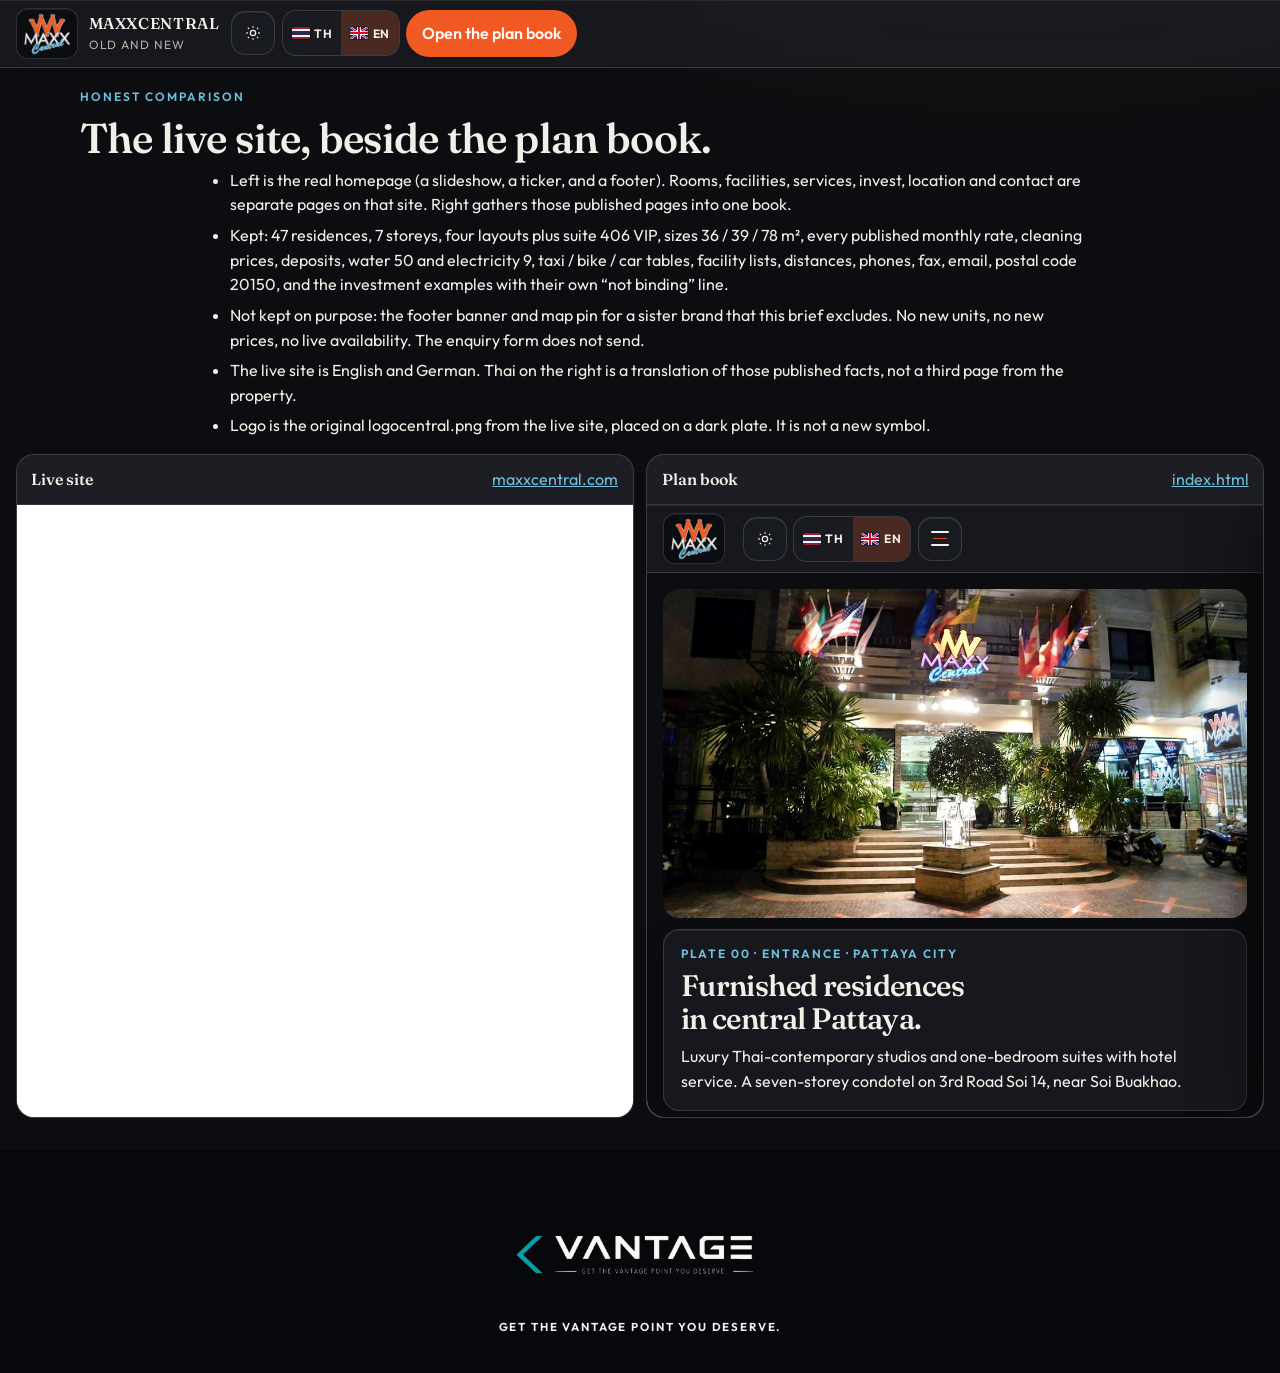
<file: compare.html>
<!DOCTYPE html>
<html lang="en" data-theme="dark">
<head>
  <meta name="robots" content="noindex,nofollow,noarchive">
  <meta charset="UTF-8" />
  <meta name="viewport" content="width=device-width, initial-scale=1, viewport-fit=cover" />
  <script>
    (function () {
      try {
        var t = localStorage.getItem("pattaya-demo-theme");
        if (t !== "light" && t !== "dark") t = "dark";
        document.documentElement.setAttribute("data-theme", t);
        document.documentElement.style.colorScheme = t;
        var l = localStorage.getItem("pattaya-demo-lang");
        if (l !== "th" && l !== "en") l = "en";
        document.documentElement.lang = l;
      } catch (e) {
        document.documentElement.setAttribute("data-theme", "dark");
        document.documentElement.lang = "en";
      }
    })();
  </script>
  <style>
    html[lang="en"] .th { display: none !important; }
    html[lang="th"] .en { display: none !important; }
  </style>
  <meta name="color-scheme" content="dark light" />
  <title>MAXXCENTRAL — live site vs plan book</title>
  <link rel="preconnect" href="https://fonts.googleapis.com" />
  <link rel="preconnect" href="https://fonts.gstatic.com" crossorigin />
  <link href="https://fonts.googleapis.com/css2?family=Fraunces:opsz,wght@9..144,560&family=Noto+Sans+Thai:wght@400;600&family=Outfit:wght@400;560;650&display=swap" rel="stylesheet" />
  <link rel="stylesheet" href="styles.css" />
  <style>
    .compare-top { display: flex; flex-wrap: wrap; gap: 0.75rem; align-items: center; justify-content: space-between; }
    .split { display: grid; gap: 0.8rem; width: min(1400px, calc(100% - 2rem)); margin: 0.8rem auto 2rem; }
    @media (min-width: 980px) { .split { grid-template-columns: 1fr 1fr; } }
    .panel { min-width: 0; border-radius: 18px; overflow: hidden; border: 1px solid var(--glass-border); background: var(--surface); display: flex; flex-direction: column; min-height: 70dvh; }
    .panel header { padding: 0.75rem 0.9rem; border-bottom: var(--hairline); display: flex; justify-content: space-between; gap: 0.5rem; align-items: baseline; }
    .panel header b { font-family: var(--font-d); font-weight: 560; }
    .panel iframe { flex: 1; width: 100%; min-height: 68dvh; border: 0; background: white; }
    .notes { width: min(900px, calc(100% - 2rem)); margin: 0 auto 1rem; }
    .notes li { margin: 0.35rem 0; }
  </style>
</head>
<body>
  <header class="site-header">
    <a class="brand" href="index.html">
      <span class="brand-plate"><img src="images/logo/logocentral-original.png" alt="MAXX Central" /></span>
      <span class="brand-name"><strong>MAXXCENTRAL</strong><span class="en">Old and new</span><span class="th">ของเดิมและของใหม่</span></span>
    </a>
    <div class="cluster">
      <button type="button" class="theme-btn" data-theme-toggle aria-pressed="false" aria-label="Use light theme">
        <svg class="icon-sun" viewBox="0 0 24 24" aria-hidden="true" fill="none" stroke="currentColor" stroke-width="1.7"><circle cx="12" cy="12" r="3.5"/><path d="M12 3v2M12 19v2M3 12h2M19 12h2M5.2 5.2l1.4 1.4M17.4 17.4l1.4 1.4M18.8 5.2l-1.4 1.4M6.6 17.4l-1.4 1.4"/></svg>
        <svg class="icon-moon" viewBox="0 0 24 24" aria-hidden="true" fill="none" stroke="currentColor" stroke-width="1.7"><path d="M16 3.2A8.5 8.5 0 1 0 20.8 14 7 7 0 0 1 16 3.2z"/></svg>
      </button>
      <div class="lang" role="group" aria-label="Language">
        <button type="button" class="lang-btn" data-lang="th" aria-pressed="false"><svg viewBox="0 0 24 16" aria-hidden="true"><rect width="24" height="16" fill="#A51931"/><rect y="2.7" width="24" height="10.6" fill="#F4F5F8"/><rect y="5.35" width="24" height="5.3" fill="#2D2A4A"/></svg><span>TH</span></button>
        <button type="button" class="lang-btn" data-lang="en" aria-pressed="true"><svg viewBox="0 0 24 16" aria-hidden="true"><rect width="24" height="16" fill="#012169"/><path d="M0 0l24 16M24 0L0 16" stroke="#fff" stroke-width="3"/><path d="M0 0l24 16M24 0L0 16" stroke="#C8102E" stroke-width="1.4"/><path d="M12 0v16M0 8h24" stroke="#fff" stroke-width="5"/><path d="M12 0v16M0 8h24" stroke="#C8102E" stroke-width="2.6"/></svg><span>EN</span></button>
      </div>
      <a class="btn btn-brand" href="index.html" style="min-height:44px"><span class="en">Open the plan book</span><span class="th">เปิดสมุดแปลน</span></a>
    </div>
  </header>
  <main>
    <div class="wrap" style="padding-top:1.25rem">
      <div class="kicker"><span class="en">Honest comparison</span><span class="th">การเทียบอย่างตรงไปตรงมา</span></div>
      <h2><span class="en">The live site, beside the plan book.</span><span class="th">เว็บจริง ข้างสมุดแปลน</span></h2>
      <ul class="notes">
        <li class="en">Left is the real homepage (a slideshow, a ticker, and a footer). Rooms, facilities, services, invest, location and contact are separate pages on that site. Right gathers those published pages into one book.</li>
        <li class="th">ซ้ายคือหน้าแรกจริง (สไลด์ ข้อความวิ่ง และท้ายหน้า) ห้อง สิ่งอำนวยความสะดวก บริการ การลงทุน ที่ตั้ง และติดต่อ เป็นคนละหน้าบนเว็บนั้น ขวารวมหน้าที่เผยแพร่เหล่านั้นไว้ในเล่มเดียว</li>
        <li class="en">Kept: 47 residences, 7 storeys, four layouts plus suite 406 VIP, sizes 36 / 39 / 78 m², every published monthly rate, cleaning prices, deposits, water 50 and electricity 9, taxi / bike / car tables, facility lists, distances, phones, fax, email, postal code 20150, and the investment examples with their own “not binding” line.</li>
        <li class="th">เก็บไว้: 47 ยูนิต 7 ชั้น สี่ผังบวกสวีท 406 วีไอพี ขนาด 36 / 39 / 78 ตร.ม. ค่ารายเดือนทุกอัตราที่เผยแพร่ ค่าทำความสะอาด มัดจำ ค่าน้ำ 50 และค่าไฟ 9 ตารางแท็กซี่ มอเตอร์ไซค์ และรถ รายการสิ่งอำนวยความสะดวก ระยะทาง โทรศัพท์ แฟกซ์ อีเมล รหัสไปรษณีย์ 20150 และตัวอย่างการลงทุนพร้อมข้อความ “ไม่ผูกพัน” ของเขา</li>
        <li class="en">Not kept on purpose: the footer banner and map pin for a sister brand that this brief excludes. No new units, no new prices, no live availability. The enquiry form does not send.</li>
        <li class="th">ตั้งใจไม่ใส่: แบนเนอร์ท้ายหน้าและหมุดแผนที่ของแบรนด์ในเครือที่โจทย์นี้ไม่ให้ใส่ ไม่มีห้องใหม่ ไม่มีราคาใหม่ ไม่มีการเช็กห้องว่าง แบบสอบถามไม่ส่งออก</li>
        <li class="en">The live site is English and German. Thai on the right is a translation of those published facts, not a third page from the property.</li>
        <li class="th">เว็บจริงมีอังกฤษและเยอรมัน ภาษาไทยทางขวาคือคำแปลของข้อเท็จจริงที่เผยแพร่ ไม่ใช่หน้าที่สามจากที่พัก</li>
        <li class="en">Logo is the original logocentral.png from the live site, placed on a dark plate. It is not a new symbol.</li>
        <li class="th">โลโก้คือไฟล์ logocentral.png จากเว็บจริง วางบนแผ่นเข้ม ไม่ได้วาดใหม่ และไม่ใช่สัญลักษณ์ใหม่</li>
      </ul>
    </div>
    <div class="split">
      <section class="panel">
        <header><b class="en">Live site</b><b class="th">เว็บจริง</b><a href="https://www.maxxcentral.com/en/index.php">maxxcentral.com</a></header>
        <iframe title="Live MAXXCENTRAL homepage" src="https://www.maxxcentral.com/en/index.php"></iframe>
      </section>
      <section class="panel">
        <header><b class="en">Plan book</b><b class="th">สมุดแปลน</b><a href="index.html">index.html</a></header>
        <iframe title="MAXXCENTRAL plan book demo" src="index.html"></iframe>
      </section>
    </div>
  </main>
  <footer class="vantage-footer">
    <img src="images/vantage.png" alt="Vantage" />
    <p class="vantage-tag">GET THE VANTAGE POINT YOU DESERVE.</p>
  </footer>
  <script src="script.js"></script>
</body>
</html>
</file>
<file: styles.css>
/* MAXXCENTRAL — plan book. Dark default. */
:root {
  --bg: #0c0d10;
  --bg-elevated: #14161b;
  --surface: #1c1e24;
  --surface-2: #262930;
  --ink: #f3efe8;
  --muted: #b7b0a6;
  --brand: #f05a22;
  --brand-ink: #2a1008;
  --cyan: #6ec0de;
  --line: color-mix(in srgb, var(--ink) 12%, transparent);
  --glass: color-mix(in srgb, var(--surface) 72%, transparent);
  --glass-border: color-mix(in srgb, white 14%, transparent);
  --glass-highlight: inset 0 1px 0 rgba(255, 255, 255, 0.08);
  --shadow: 0 18px 50px rgba(0, 0, 0, 0.45);
  --shadow-soft: 0 8px 24px rgba(0, 0, 0, 0.28);
  --radius: 18px;
  --ease: cubic-bezier(0.22, 1, 0.36, 1);
  --font-d: "Fraunces", "Noto Serif Thai", Georgia, serif;
  --font-b: "Outfit", "Noto Sans Thai", system-ui, sans-serif;
  --header-h: 4.25rem;
  color-scheme: dark;
  --hairline: 1px solid var(--line);
}
[data-theme="light"] {
  color-scheme: light;
  --bg: #f4f1eb;
  --bg-elevated: #fffcf7;
  --surface: #fffdf9;
  --surface-2: #ebe6de;
  --ink: #1c1915;
  --muted: #5c564e;
  --brand: #d24e18;
  --brand-ink: #fff8f4;
  --cyan: #1d6f8a;
  --glass: color-mix(in srgb, white 78%, transparent);
  --glass-border: color-mix(in srgb, #1c1915 12%, transparent);
  --glass-highlight: inset 0 1px 0 rgba(255, 255, 255, 0.7);
  --shadow: 0 16px 40px rgba(40, 30, 16, 0.12);
  --shadow-soft: 0 8px 20px rgba(40, 30, 16, 0.08);
}
* { box-sizing: border-box; }
html { -webkit-text-size-adjust: 100%; text-size-adjust: 100%; overflow-x: clip; scroll-behavior: smooth; }
body {
  margin: 0;
  font-family: var(--font-b);
  color: var(--ink);
  background:
    radial-gradient(1200px 500px at 80% -10%, color-mix(in srgb, var(--brand) 12%, transparent), transparent 55%),
    var(--bg);
  line-height: 1.55;
  overflow-x: clip;
  padding-left: env(safe-area-inset-left, 0px);
  padding-right: env(safe-area-inset-right, 0px);
}
img { max-width: 100%; height: auto; }
button, input, select, textarea { font-family: inherit; color: inherit; }
a { color: var(--cyan); }
:focus-visible { outline: 2px solid var(--brand); outline-offset: 3px; }
.sr {
  position: absolute; width: 1px; height: 1px; padding: 0; margin: -1px;
  overflow: hidden; clip: rect(0,0,0,0); white-space: nowrap; border: 0;
}
html[lang="en"] .th { display: none !important; }
html[lang="th"] .en { display: none !important; }
html[lang="th"] body { font-family: "Noto Sans Thai", "Outfit", system-ui, sans-serif; }
html[lang="th"] h1, html[lang="th"] h2, html[lang="th"] h3, html[lang="th"] .display {
  font-family: "Noto Serif Thai", "Fraunces", serif;
  word-break: keep-all;
  overflow-wrap: normal;
  line-break: strict;
  text-wrap: balance;
  line-height: 1.28;
}
h1, h2, h3 { font-family: var(--font-d); font-weight: 560; letter-spacing: -0.02em; text-wrap: balance; line-height: 1.12; margin: 0; }
p { margin: 0; }
figure { margin: 0; }

.skip {
  position: absolute; left: 0.75rem; top: -4rem; z-index: 80;
  background: var(--brand); color: var(--brand-ink); padding: 0.6rem 0.9rem; border-radius: 999px;
}
.skip:focus { top: calc(0.5rem + env(safe-area-inset-top, 0px)); }

/* Header */
.site-header {
  position: sticky; top: 0; z-index: 40;
  display: flex; align-items: center; gap: 0.75rem;
  min-height: var(--header-h);
  padding: 0.45rem 1rem;
  padding-top: calc(0.45rem + env(safe-area-inset-top, 0px));
  background: var(--glass);
  backdrop-filter: blur(18px) saturate(1.4);
  -webkit-backdrop-filter: blur(18px) saturate(1.4);
  border-bottom: 1px solid var(--glass-border);
  box-shadow: var(--glass-highlight);
}
.brand {
  display: flex; align-items: center; gap: 0.65rem;
  text-decoration: none; color: inherit; min-width: 0; flex: 0 0 auto;
}
.brand-plate {
  background: #0c0d10;
  border-radius: 12px;
  padding: 0.28rem 0.45rem 0.2rem;
  border: 1px solid rgba(255,255,255,0.14);
  box-shadow: var(--glass-highlight);
  line-height: 0;
}
.brand-plate img { height: 42px; width: auto; display: block; }
.brand-name { display: flex; flex-direction: column; min-width: 0; }
.brand-name strong { font-family: var(--font-d); font-size: 0.98rem; letter-spacing: 0.04em; font-weight: 560; }
.brand-name span { color: var(--muted); font-size: 0.72rem; letter-spacing: 0.08em; text-transform: uppercase; }
.desktop-nav { display: none; align-items: center; gap: 0.15rem; margin-left: auto; min-width: 0; }
.desktop-nav a {
  color: var(--ink); text-decoration: none; font-size: 0.92rem; font-weight: 500;
  padding: 0.45rem 0.7rem; border-radius: 999px; min-height: 44px;
  display: inline-flex; align-items: center;
}
.desktop-nav a:hover { background: color-mix(in srgb, var(--ink) 6%, transparent); }
.cluster { margin-left: auto; display: flex; align-items: center; gap: 0.4rem; flex: 0 0 auto; }
.desktop-nav + .cluster { margin-left: 0.35rem; }

.theme-btn, .lang-btn, .menu-btn {
  min-width: 44px; min-height: 44px;
  border-radius: 14px;
  border: 1px solid var(--glass-border);
  background: color-mix(in srgb, var(--surface) 55%, transparent);
  backdrop-filter: blur(12px) saturate(1.3);
  -webkit-backdrop-filter: blur(12px) saturate(1.3);
  box-shadow: var(--glass-highlight);
  color: var(--ink);
  display: inline-flex; align-items: center; justify-content: center;
  padding: 0;
  cursor: pointer;
}
.theme-btn { width: 44px; }
.theme-btn svg { width: 18px; height: 18px; display: none; }
[data-theme="dark"] .theme-btn .icon-sun { display: block; }
[data-theme="light"] .theme-btn .icon-moon { display: block; }
.lang {
  display: flex; padding: 0; gap: 0; border-radius: 14px;
  border: 1px solid var(--glass-border);
  background: color-mix(in srgb, var(--surface) 55%, transparent);
  backdrop-filter: blur(12px);
  -webkit-backdrop-filter: blur(12px);
  overflow: hidden;
}
.lang-btn {
  border: 0; border-radius: 0; background: transparent; box-shadow: none;
  gap: 0.28rem; padding: 0 0.55rem; min-width: 52px; backdrop-filter: none;
}
.lang-btn[aria-pressed="true"] { background: color-mix(in srgb, var(--brand) 22%, transparent); }
.lang-btn svg { width: 18px; height: 12px; border-radius: 2px; display: block; box-shadow: 0 0 0 1px rgba(0,0,0,.25); }
.lang-btn span { font-size: 0.68rem; font-weight: 650; letter-spacing: 0.06em; }

.menu-btn { width: 44px; flex-direction: column; gap: 5px; position: relative; }
.menu-btn i {
  display: block; height: 1.5px; background: var(--ink); border-radius: 2px;
  transition: transform 0.3s var(--ease), opacity 0.3s var(--ease), width 0.3s var(--ease);
}
.menu-btn i:nth-child(1) { width: 18px; }
.menu-btn i:nth-child(2) { width: 14px; background: var(--brand); opacity: 0.85; }
.menu-btn i:nth-child(3) { width: 18px; }
.menu-btn[aria-expanded="true"] i:nth-child(1) { transform: translateY(6.5px) rotate(45deg); }
.menu-btn[aria-expanded="true"] i:nth-child(2) { opacity: 0; transform: scaleX(0); }
.menu-btn[aria-expanded="true"] i:nth-child(3) { transform: translateY(-6.5px) rotate(-45deg); }

@media (min-width: 1080px) {
  .menu-btn { display: none; }
  .desktop-nav { display: flex; }
  .cluster { margin-left: 0; }
}

/* Sheet */
.scrim {
  position: fixed; inset: 0; z-index: 50;
  background: rgba(0,0,0,0.48);
  opacity: 0; pointer-events: none; transition: opacity 0.3s var(--ease);
}
.scrim.open { opacity: 1; pointer-events: auto; }
.sheet {
  position: fixed; top: 0; right: 0; z-index: 60;
  width: min(100vw, 22rem); height: 100dvh;
  transform: translateX(100%);
  transition: transform 0.32s var(--ease);
  background: color-mix(in srgb, var(--bg) 78%, transparent);
  backdrop-filter: blur(22px) saturate(1.45);
  -webkit-backdrop-filter: blur(22px) saturate(1.45);
  border-left: 1px solid var(--glass-border);
  box-shadow: -20px 0 50px rgba(0,0,0,0.35), var(--glass-highlight);
  display: flex; flex-direction: column;
  padding: calc(0.85rem + env(safe-area-inset-top, 0px)) 1.15rem calc(1.2rem + env(safe-area-inset-bottom, 0px));
}
.sheet.open { transform: translateX(0); }
.sheet-top { display: flex; align-items: center; justify-content: space-between; gap: 0.75rem; }
.sheet-top img { height: 36px; width: auto; background: #0c0d10; border-radius: 10px; padding: 0.2rem 0.35rem; }
.sheet nav { display: flex; flex-direction: column; margin-top: 1.25rem; }
.sheet nav a {
  text-decoration: none; color: var(--ink);
  font-family: var(--font-d); font-size: 1.35rem;
  padding: 0.85rem 0.2rem; min-height: 48px;
  border-top: var(--hairline);
  display: flex; align-items: baseline; justify-content: space-between; gap: 1rem;
}
.sheet nav a small { font-family: var(--font-b); font-size: 0.72rem; letter-spacing: 0.14em; color: var(--cyan); }
.sheet nav a:last-child { border-bottom: var(--hairline); }
.sheet-sub { margin-top: 1.1rem; display: grid; gap: 0.35rem; }
.sheet-sub a {
  color: var(--muted); text-decoration: none; font-size: 0.92rem; min-height: 44px;
  display: flex; align-items: center;
}
.sheet-cta {
  margin-top: auto; display: flex; flex-direction: column; gap: 0.45rem;
}
.sheet-cta a, .btn {
  display: inline-flex; align-items: center; justify-content: center;
  min-height: 48px; padding: 0.7rem 1rem; border-radius: 999px;
  text-decoration: none; font-weight: 600; border: 0; cursor: pointer;
}
.btn-brand { background: var(--brand); color: #fff8f4; }
.btn-ghost { background: transparent; color: var(--ink); border: 1px solid var(--glass-border); }
[data-theme="light"] .btn-brand { color: #fff; }

@media (prefers-reduced-motion: reduce) {
  html { scroll-behavior: auto; }
  .sheet, .scrim, .menu-btn i { transition: none; }
}

/* Layout */
.wrap { width: min(1120px, calc(100% - 2rem)); margin-inline: auto; }
.section { padding: 3.25rem 0; }
.kicker {
  display: flex; align-items: baseline; gap: 0.75rem;
  color: var(--cyan); font-size: 0.75rem; letter-spacing: 0.16em; text-transform: uppercase; font-weight: 600;
  margin-bottom: 0.55rem;
}
.kicker em { font-style: normal; color: var(--muted); letter-spacing: 0.08em; }
.lede { color: var(--muted); max-width: 42rem; margin-top: 0.7rem; font-size: 1.05rem; }
h2 { font-size: clamp(1.8rem, 3.4vw, 2.6rem); }

/* Hero plate. entrance.jpg is 1020×574 and soft. Keep the plate at that
   ratio and never wider than the file, so the page does not blow it up. */
.hero { padding: 1rem 0 0.5rem; }
.hero-frame {
  position: relative;
  overflow: hidden;
  border-radius: 22px;
  width: min(100%, 1020px);
  margin-inline: auto;
  aspect-ratio: 1020 / 574;
  height: auto;
  min-height: 0;
  background: #090a0c;
  box-shadow: var(--shadow);
}
.hero-frame img.hero-photo {
  position: absolute; inset: 0;
  width: 100%; height: 100%;
  max-width: none;
  object-fit: contain;
  object-position: center;
  display: block;
}
.hero-copy, .spec-strip { position: absolute; left: 5%; right: 5%; }
.hero-copy { top: 5%; max-width: 36rem; }
.hero-card {
  display: inline-block; max-width: 100%;
  padding: 0.95rem 1.05rem 1rem;
  border-radius: 16px;
  background: var(--glass);
  border: 1px solid var(--glass-border);
  box-shadow: var(--glass-highlight), var(--shadow-soft);
  backdrop-filter: blur(18px) saturate(1.4);
  -webkit-backdrop-filter: blur(18px) saturate(1.4);
}
.hero-card .eyebrow {
  font-size: 0.72rem; letter-spacing: 0.16em; text-transform: uppercase;
  color: var(--cyan); font-weight: 650; margin-bottom: 0.35rem;
}
.hero-card h1 { font-size: clamp(1.85rem, 4.2vw, 3.15rem); }
html[lang="th"] .hero-card h1 { font-size: clamp(1.65rem, 4vw, 2.7rem); }
.hero-card p { margin-top: 0.55rem; color: var(--ink); max-width: 34rem; }
.spec-strip {
  bottom: 5%;
  display: flex; flex-wrap: wrap; gap: 0.4rem;
  justify-content: flex-start;
  align-items: stretch;
}
.spec-chip {
  flex: 1 1 auto;
  min-width: 0;
  padding: 0.45rem 0.7rem;
  border-radius: 12px;
  background: var(--glass);
  border: 1px solid var(--glass-border);
  box-shadow: var(--glass-highlight);
  backdrop-filter: blur(16px) saturate(1.35);
  -webkit-backdrop-filter: blur(16px) saturate(1.35);
  display: flex; flex-direction: column; gap: 0.05rem;
}
.spec-chip b { font-size: 0.92rem; font-weight: 650; letter-spacing: -0.01em; white-space: nowrap; }
.spec-chip span { font-size: 0.68rem; color: var(--muted); letter-spacing: 0.04em; }
@media (max-width: 720px) {
  /* Photo is too short to hold the glass card without cropping. Sit the copy under it. */
  .hero-frame {
    height: auto;
    min-height: 0;
    aspect-ratio: auto;
    overflow: visible;
    background: transparent;
    box-shadow: none;
    border-radius: 0;
  }
  .hero-frame img.hero-photo {
    position: relative;
    inset: auto;
    width: 100%;
    height: auto;
    aspect-ratio: 1020 / 574;
    object-fit: contain;
    border-radius: 16px;
  }
  .hero-copy, .spec-strip {
    position: static;
    left: auto;
    right: auto;
    top: auto;
    bottom: auto;
    margin-top: 0.7rem;
    max-width: none;
  }
  .hero-card { display: block; }
  .spec-chip b { font-size: 0.8rem; white-space: normal; }
  .spec-strip { justify-content: stretch; }
  .spec-chip { flex: 1 1 calc(50% - 0.4rem); }
  .brand-name { display: none; }
}

/* Contents */
.contents {
  margin-top: 1.15rem;
  display: grid;
  grid-template-columns: repeat(2, minmax(0, 1fr));
  gap: 0.45rem;
}
.contents a {
  text-decoration: none; color: var(--ink);
  min-height: 52px;
  padding: 0.55rem 0.75rem;
  border-radius: 14px;
  border: 1px solid var(--glass-border);
  background: var(--glass);
  backdrop-filter: blur(14px) saturate(1.3);
  -webkit-backdrop-filter: blur(14px) saturate(1.3);
  box-shadow: var(--glass-highlight);
  display: flex; align-items: center; justify-content: space-between; gap: 0.5rem;
}
.contents a b { font-weight: 560; font-family: var(--font-d); font-size: 1rem; }
.contents a span { color: var(--cyan); font-size: 0.72rem; letter-spacing: 0.12em; }
@media (min-width: 800px) {
  .contents { grid-template-columns: repeat(4, minmax(0, 1fr)); }
}

/* Plan reader */
.reader {
  margin-top: 1.25rem;
  display: grid;
  gap: 0.9rem;
}
@media (min-width: 960px) {
  .reader { grid-template-columns: minmax(0, 1.45fr) minmax(280px, 0.8fr); align-items: start; }
}
.plan-frame {
  position: relative;
  border-radius: var(--radius);
  overflow: hidden;
  min-height: 320px;
  aspect-ratio: 4 / 3;
  background: #07080a;
  border: 1px solid var(--glass-border);
  box-shadow: var(--glass-highlight), var(--shadow);
  display: grid;
  place-items: center;
  padding: 0.75rem;
}
.plan-frame.paper { background: #f7f4ee; }
.plan-frame img { width: 100%; height: 100%; object-fit: contain; display: block; }
.plan-cap {
  position: absolute; left: 5%; right: 5%; bottom: 5%;
  display: flex; justify-content: space-between; gap: 0.5rem; flex-wrap: wrap;
  pointer-events: none;
}
.plan-cap span {
  font-size: 0.68rem; letter-spacing: 0.08em; text-transform: uppercase;
  padding: 0.28rem 0.5rem; border-radius: 999px;
  background: var(--glass); border: 1px solid var(--glass-border);
  backdrop-filter: blur(12px); -webkit-backdrop-filter: blur(12px);
  color: var(--ink);
}
.plan-frame.paper .plan-cap span { color: #1c1915; background: rgba(255,255,255,0.72); border-color: rgba(0,0,0,0.08); }
.facts {
  border-radius: var(--radius);
  border: 1px solid var(--glass-border);
  background: var(--glass);
  backdrop-filter: blur(18px) saturate(1.35);
  -webkit-backdrop-filter: blur(18px) saturate(1.35);
  box-shadow: var(--glass-highlight), var(--shadow-soft);
  padding: 0.85rem;
  min-width: 0;
}
.type-switch { display: flex; flex-wrap: wrap; gap: 0.35rem; margin-bottom: 0.85rem; }
.type-switch button {
  min-height: 44px; padding: 0.35rem 0.7rem;
  border-radius: 10px; cursor: pointer;
  border: 1px solid var(--glass-border);
  background: color-mix(in srgb, var(--surface-2) 80%, transparent);
  color: var(--ink); font-size: 0.78rem; font-weight: 600; letter-spacing: 0.04em;
}
.type-switch button[aria-pressed="true"] {
  background: color-mix(in srgb, var(--brand) 88%, black);
  color: #fff8f4; border-color: transparent;
}
.panel[hidden] { display: none !important; }
.panel h3 { font-size: 1.45rem; margin-bottom: 0.25rem; }
.meta { color: var(--muted); font-size: 0.92rem; margin-bottom: 0.65rem; }
.facts p + p { margin-top: 0.65rem; }
.feat { display: flex; flex-wrap: wrap; gap: 0.35rem; margin: 0.75rem 0; padding: 0; list-style: none; }
.feat li {
  font-size: 0.75rem; padding: 0.28rem 0.5rem; border-radius: 999px;
  border: 1px solid var(--line); color: var(--muted);
}
.price-row { display: grid; grid-template-columns: 1fr 1fr; gap: 0.45rem; margin-top: 0.8rem; }
.price-row div {
  padding: 0.55rem 0.65rem; border-radius: 12px;
  background: color-mix(in srgb, var(--surface-2) 80%, transparent);
  border: 1px solid var(--line);
}
.price-row b { display: block; font-size: 1.05rem; }
.price-row span { font-size: 0.72rem; color: var(--muted); }
.legend { margin: 0.4rem 0 0; padding-left: 1rem; color: var(--ink); }
.legend li { margin: 0.2rem 0; }

/* Photo index */
.index-block { margin-top: 1.75rem; }
.index-head { display: flex; justify-content: space-between; gap: 1rem; align-items: end; flex-wrap: wrap; margin-bottom: 0.65rem; }
.index-head h3 { font-size: clamp(1.35rem, 2.4vw, 1.8rem); }
.index-head p { color: var(--muted); font-size: 0.92rem; }
.shots {
  display: grid;
  grid-template-columns: repeat(2, minmax(0, 1fr));
  gap: 0.45rem;
}
@media (min-width: 720px) { .shots { grid-template-columns: repeat(3, minmax(0, 1fr)); } }
@media (min-width: 1000px) { .shots { grid-template-columns: repeat(6, minmax(0, 1fr)); } }
.shots button {
  display: block; padding: 0; border: 0; background: #111; cursor: pointer;
  border-radius: 12px; overflow: hidden; aspect-ratio: 16/10; width: 100%;
  position: relative;
}
.shots img { width: 100%; height: 100%; object-fit: cover; display: block; }
.shots button:hover img, .shots button:focus-visible img { transform: scale(1.03); }
.shots img { transition: transform 0.4s var(--ease); }
.note { color: var(--muted); font-size: 0.88rem; margin-top: 0.55rem; }

/* Tables / spec lists */
.stack { display: grid; gap: 0.75rem; margin-top: 1.1rem; }
.glass-card {
  border-radius: var(--radius);
  border: 1px solid var(--glass-border);
  background: var(--glass);
  backdrop-filter: blur(16px) saturate(1.3);
  -webkit-backdrop-filter: blur(16px) saturate(1.3);
  box-shadow: var(--glass-highlight), var(--shadow-soft);
  padding: 1rem 1.05rem;
  min-width: 0;
}
.glass-card h3 { font-size: 1.25rem; margin-bottom: 0.4rem; }
.cols { display: grid; gap: 0.75rem; }
@media (min-width: 800px) { .cols-2 { grid-template-columns: 1fr 1fr; } .cols-3 { grid-template-columns: 1fr 1fr 1fr; } }
ul.clean, ol.clean { margin: 0.4rem 0 0; padding-left: 1.1rem; }
ul.clean li, ol.clean li { margin: 0.22rem 0; }
.rate {
  display: grid; gap: 0.45rem; margin-top: 1rem;
}
.rate-row {
  display: grid; gap: 0.15rem 0.75rem;
  grid-template-columns: 1fr auto;
  padding: 0.75rem 0.85rem;
  border-radius: 14px;
  border: 1px solid var(--line);
  background: color-mix(in srgb, var(--surface) 70%, transparent);
}
.rate-row .nums { text-align: right; }
.rate-row b { font-variant-numeric: tabular-nums; }
.muted { color: var(--muted); }
.fine { font-size: 0.84rem; color: var(--muted); }
table.data { width: 100%; border-collapse: collapse; font-size: 0.92rem; }
table.data th, table.data td { text-align: left; padding: 0.45rem 0.4rem; border-bottom: var(--hairline); vertical-align: top; }
table.data th { font-size: 0.72rem; letter-spacing: 0.08em; text-transform: uppercase; color: var(--muted); font-weight: 600; }
.table-wrap { overflow-x: auto; max-width: 100%; min-width: 0; }
.table-wrap table { width: 100%; }
.warn {
  margin-top: 0.8rem; padding: 0.7rem 0.8rem; border-radius: 12px;
  border: 1px solid color-mix(in srgb, var(--brand) 45%, transparent);
  background: color-mix(in srgb, var(--brand) 10%, transparent);
  font-size: 0.88rem;
}

/* Building mosaic */
.mosaic { display: grid; grid-template-columns: repeat(2, minmax(0,1fr)); gap: 0.45rem; margin-top: 1rem; }
@media (min-width: 800px) { .mosaic { grid-template-columns: repeat(3, minmax(0,1fr)); } }
.mosaic figure { margin: 0; }
.mosaic button {
  width: 100%; padding: 0; border: 0; background: #111; cursor: pointer;
  border-radius: 14px; overflow: hidden; aspect-ratio: 16/10; display: block;
}
.mosaic img { width: 100%; height: 100%; object-fit: cover; display: block; }
.mosaic figcaption { font-size: 0.78rem; color: var(--muted); margin-top: 0.3rem; }

/* Location */
.map-frame {
  margin-top: 1rem; border-radius: var(--radius); overflow: hidden;
  border: 1px solid var(--glass-border); min-height: 280px; height: 380px;
  box-shadow: var(--glass-highlight);
}
.map-frame iframe { width: 100%; height: 100%; border: 0; display: block; }
.dist { display: grid; gap: 0.4rem; margin-top: 0.8rem; }
.dist li {
  list-style: none; display: flex; justify-content: space-between; gap: 1rem;
  padding: 0.45rem 0; border-bottom: var(--hairline); font-variant-numeric: tabular-nums;
}
.dist { padding: 0; margin-left: 0; }

/* Form */
form.inquiry { display: grid; gap: 0.85rem; margin-top: 1rem; }
fieldset {
  border: 1px solid var(--line); border-radius: 14px; margin: 0; padding: 0.75rem 0.85rem 0.9rem;
  min-width: 0;
}
legend { padding: 0 0.35rem; font-size: 0.78rem; letter-spacing: 0.08em; text-transform: uppercase; color: var(--muted); }
label { display: grid; gap: 0.25rem; font-size: 0.88rem; min-width: 0; }
.grid-2 { display: grid; gap: 0.65rem; }
@media (min-width: 700px) { .grid-2 { grid-template-columns: 1fr 1fr; } }
input[type="text"], input[type="email"], input[type="tel"], input[type="date"], select, textarea {
  width: 100%; min-height: 44px; padding: 0.55rem 0.7rem; border-radius: 10px;
  border: 1px solid var(--line); background: var(--surface-2); color: var(--ink);
}
textarea { min-height: 7rem; resize: vertical; }
.checks { display: flex; flex-wrap: wrap; gap: 0.55rem 1rem; }
.checks label { display: flex; align-items: center; gap: 0.4rem; min-height: 44px; }
.form-status { min-height: 1.4em; font-size: 0.92rem; }
.contact-grid { display: grid; gap: 0.9rem; }
@media (min-width: 900px) { .contact-grid { grid-template-columns: 0.8fr 1.2fr; align-items: start; } }
address { font-style: normal; }
.phones { display: grid; gap: 0.25rem; margin-top: 0.6rem; }
.phones a { color: var(--ink); }

/* Lightbox */
.lb {
  position: fixed; inset: 0; z-index: 70;
  background: rgba(6,7,9,0.86);
  display: none; align-items: center; justify-content: center;
  padding: 5vh 5vw;
}
.lb.open { display: flex; }
.lb figure { margin: 0; max-width: min(1100px, 90vw); max-height: 90dvh; }
.lb img { max-width: 90vw; max-height: 78dvh; object-fit: contain; display: block; border-radius: 8px; }
.lb figcaption { color: #f3efe8; margin-top: 0.5rem; font-size: 0.9rem; }
.lb-x, .lb-nav {
  position: absolute; min-width: 44px; min-height: 44px;
  border-radius: 14px; border: 1px solid rgba(255,255,255,0.2);
  background: rgba(20,22,26,0.7); color: white; cursor: pointer;
  backdrop-filter: blur(10px);
}
.lb-x { top: calc(0.6rem + env(safe-area-inset-top)); right: 0.6rem; }
.lb-nav.prev { left: 0.6rem; top: 50%; }
.lb-nav.next { right: 0.6rem; top: 50%; }

/* Footer */
.site-foot { padding-bottom: 0; }
.legal {
  border-top: var(--hairline);
  padding: 1.5rem 0 1rem;
  color: var(--muted); font-size: 0.84rem;
}
.legal a { color: var(--muted); }
.vantage-footer {
  background: #07080c;
  color: #f4f1ea;
  text-align: center;
  padding: 2.2rem 1rem calc(1.6rem + env(safe-area-inset-bottom, 0px));
}
.vantage-footer img { width: min(320px, 78%); height: auto; display: block; margin: 0 auto 0.35rem; }
.vantage-tag {
  color: #F4F1EA;
  letter-spacing: 0.16em; font-size: 0.72rem; font-weight: 650;
  margin: 0.2rem 0 0.7rem;
}
.vantage-footer .demo-note { color: #b7b0a6; font-size: 0.82rem; max-width: 40rem; margin: 0 auto; }
.vantage-footer a { color: #6ec0de; }

.pair { display: grid; gap: 0.75rem; }
@media (min-width: 860px) { .pair { grid-template-columns: 1.1fr 0.9fr; } }

/* ===== mobile gate: iOS Safari + Android Chrome (2026-10-03) ===== */
/* UA figure margins were insetting the entrance plate by 40px a side. */
.hero-frame { margin: 0 auto; max-width: min(100%, 1020px); }
.spec-strip, .spec-chip, .hero-copy, .hero-card { max-width: 100%; min-width: 0; }
.spec-chip b, .spec-chip span { max-width: 100%; overflow-wrap: anywhere; }
.reader { min-width: 0; }
.plan-frame { max-width: 100%; }
.plan-frame img { min-width: 0; max-width: 100%; }

@media (max-width: 959px) {
  /* min-height 320 + aspect-ratio 4/3 was transferring a ~427px min width. */
  .plan-frame {
    width: 100%;
    max-width: 100%;
    min-width: 0;
    min-height: 0;
    height: auto;
    aspect-ratio: 4 / 3;
  }
  .plan-frame img {
    width: 100%;
    height: 100%;
    min-width: 0;
    min-height: 0;
    max-width: 100%;
    object-fit: contain;
  }
  .facts { max-width: 100%; }
}

/* Sheet must not use 100vw (scrollbar / safe-area inflation). */
.sheet {
  width: min(22rem, 100%);
  max-width: 100%;
  overflow-y: auto;
  overscroll-behavior: contain;
  -webkit-overflow-scrolling: touch;
}
html.nav-open,
html.nav-open body { overflow: hidden; }

/* iOS focus zoom: controls below 16px get auto-zoomed. */
input, select, textarea { font-size: 16px; }

/* Compare header CTA sits in the cluster and was wider than 320–430. */
@media (max-width: 900px) {
  .site-header:has(.cluster > a.btn) {
    flex-wrap: wrap;
    row-gap: 0.35rem;
    height: auto;
  }
  .site-header:has(.cluster > a.btn) .cluster {
    flex: 1 1 100%;
    flex-wrap: wrap;
    justify-content: flex-end;
    margin-left: 0;
    max-width: 100%;
    row-gap: 0.35rem;
  }
  .cluster > a.btn {
    flex: 1 1 100%;
    max-width: 100%;
    min-height: 44px;
    white-space: normal;
    text-align: center;
    overflow-wrap: anywhere;
    line-height: 1.25;
  }
}

html[lang="th"] h1,
html[lang="th"] h2,
html[lang="th"] h3,
html[lang="th"] .display,
html[lang="th"] button,
html[lang="th"] .btn,
html[lang="th"] .contents a,
html[lang="th"] .sheet nav a {
  overflow-wrap: anywhere;
}

.lb-x, .lb-nav {
  -webkit-backdrop-filter: blur(10px);
  backdrop-filter: blur(10px);
}

@media (prefers-reduced-motion: reduce) {
  .site-header,
  .sheet,
  .hero-card,
  .spec-chip,
  .contents a,
  .facts,
  .glass-card,
  .plan-cap span,
  .theme-btn,
  .lang,
  .lb-x,
  .lb-nav {
    -webkit-backdrop-filter: blur(4px) saturate(1.05);
    backdrop-filter: blur(4px) saturate(1.05);
  }
}

/* Grid items were growing to table min-content and slipping past 320. */
.stack > *,
.pair,
.pair > *,
.cols > *,
.glass-card,
.rate-row,
.table-wrap {
  min-width: 0;
  max-width: 100%;
}
.table-wrap {
  overflow-x: auto;
  overscroll-behavior-x: contain;
  -webkit-overflow-scrolling: touch;
  touch-action: pan-x;
}

/* === phone QA fixes 2026-10-28 === */
.lang-btn > span, nav > a > small, .eyebrow .en, .spec-chip .en, nav.contents > a > span, .plan-cap .en, thead th, thead th .en { font-size: 0.75rem; }
thead th, thead th.en, tr > th .en { font-size: 0.75rem !important; }
.brand-name > .en { font-size: 0.75rem; }
a[href^="tel:"], a[href^="mailto:"] { display: inline-flex; align-items: center; min-height: 44px; }
label:has(> input[type="checkbox"]), label:has(> input[type="radio"]) { display: flex; align-items: center; gap: 0.5rem; min-height: 44px; cursor: pointer; }
label > input[type="checkbox"], label > input[type="radio"] { width: 1.25rem; height: 1.25rem; flex: none; }
</file>
